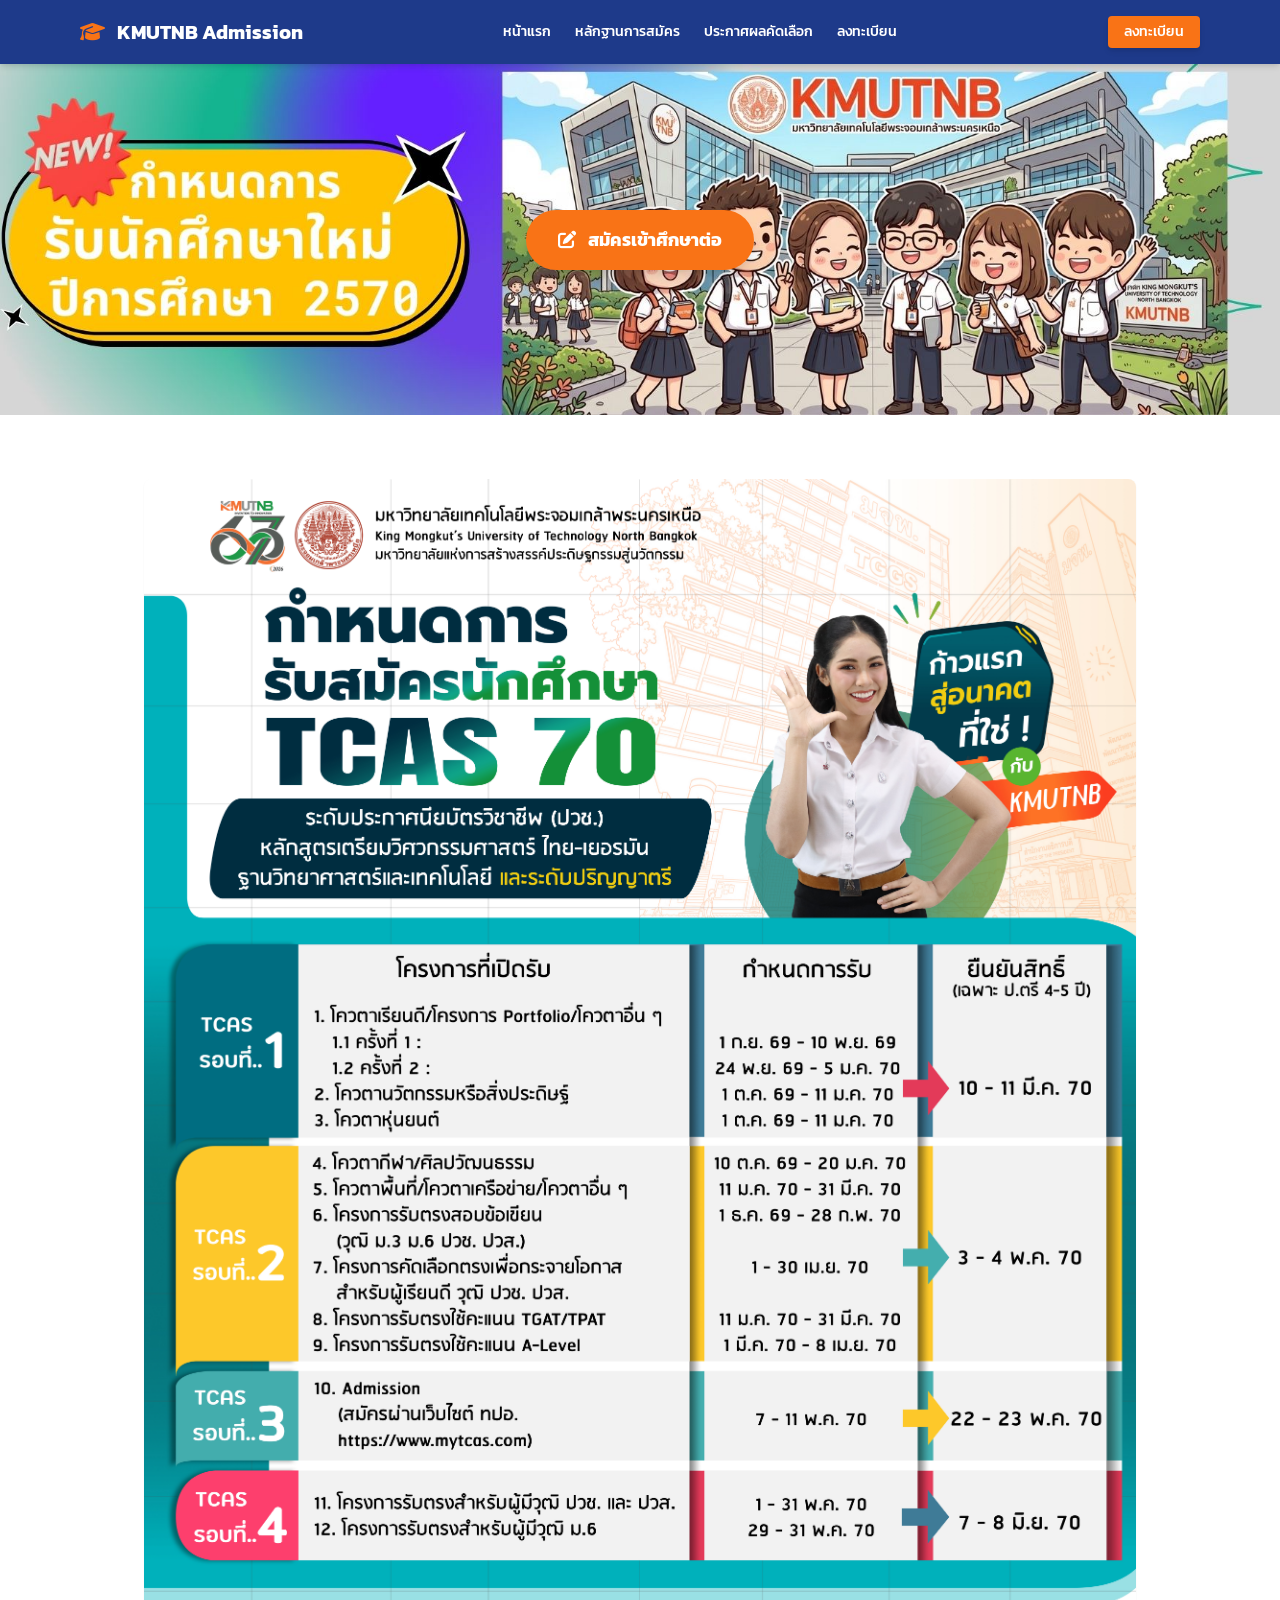
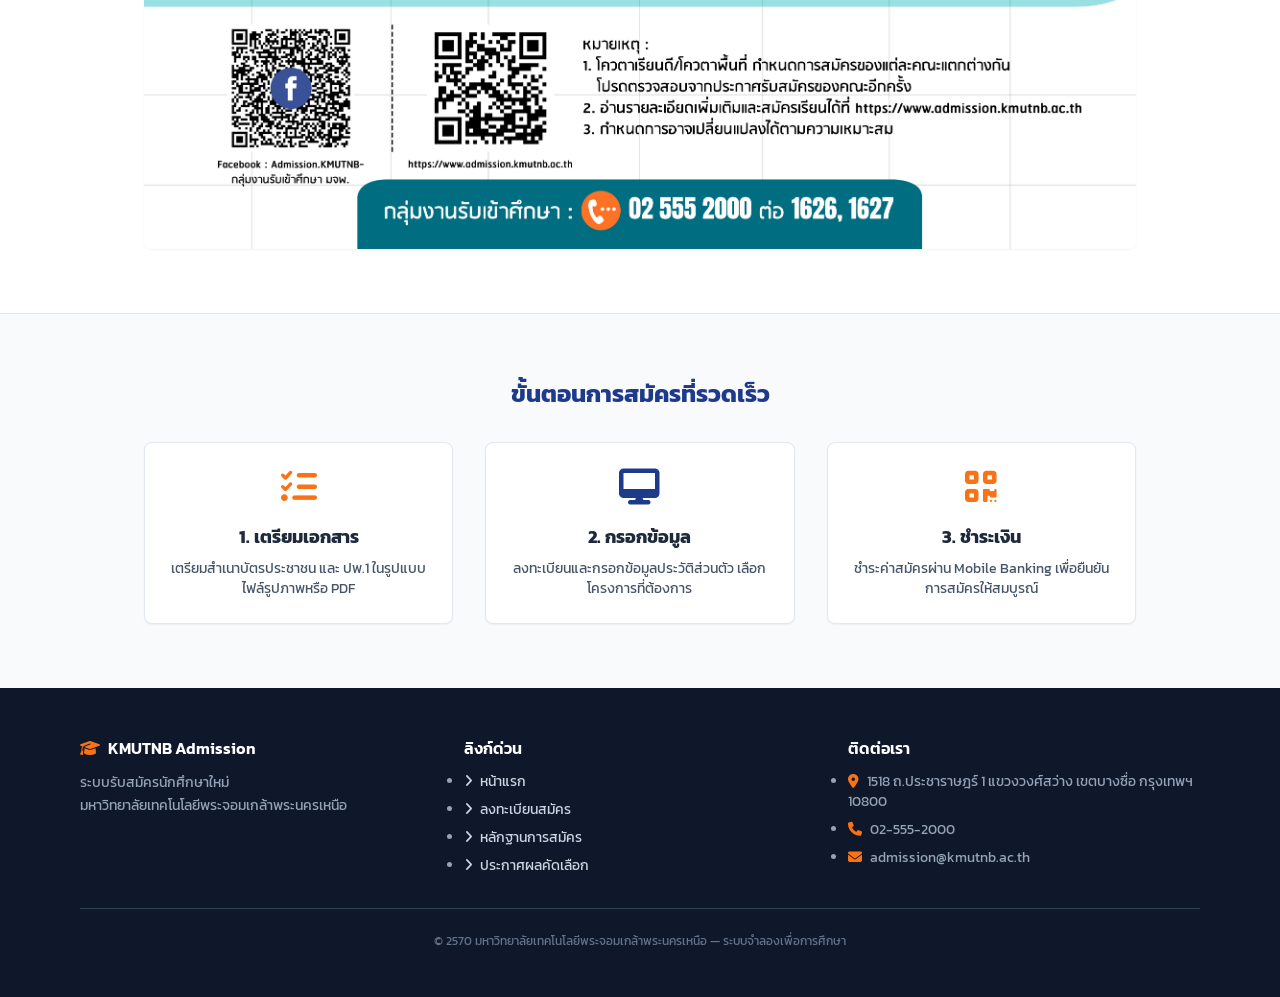
<file: index.html>
<!DOCTYPE html>
<html lang="th">

<head>
    <meta charset="UTF-8">
    <meta name="viewport" content="width=device-width, initial-scale=1.0">
    <title>ระบบรับสมัครนักศึกษาใหม่ - มจพ.</title>
    <link rel="stylesheet" href="https://cdnjs.cloudflare.com/ajax/libs/font-awesome/6.4.0/css/all.min.css">
    <link rel="stylesheet" href="style.css">
</head>

<body class="text-gray-800 bg-white">
    <nav class="bg-brand-blue text-white shadow-md sticky top-0 z-50 no-print">
        <div class="max-w-6xl mx-auto px-4 h-16 flex justify-between items-center">
            <div class="font-bold text-xl">
                <a href="index.html"><i class="fa-solid fa-graduation-cap text-brand-orange mr-2"></i> KMUTNB Admission</a>
            </div>
            <div class="hidden md:flex space-x-6 text-sm font-medium text-white">
    <a href="index.html" class="hover:text-brand-orange transition">หน้าแรก</a>
    <a href="status.html" class="hover:text-brand-orange transition">หลักฐานการสมัคร</a>
    <a href="result.html" class="hover:text-brand-orange transition">ประกาศผลคัดเลือก</a>
    <a href="registration.html" class="hover:text-brand-orange transition">ลงทะเบียน</a>
</div>
            <div class="flex items-center space-x-3">
                <div id="auth-guest" class="flex items-center space-x-3">
                    <a href="login.html" class="hidden sm:inline-block border border-white text-white hover:bg-white hover:text-brand-blue px-4 py-1.5 rounded font-medium text-sm transition">เข้าสู่ระบบ</a>
                    <a href="registration.html" class="bg-brand-orange hover:bg-brand-orange text-white px-4 py-1.5 rounded shadow font-medium text-sm transition">ลงทะเบียน</a>
                </div>
                <div id="auth-user" class="hidden items-center space-x-3">
                    <span class="hidden sm:inline-block text-sm">สวัสดี, <span data-field="firstName" class="font-bold"></span></span>
                    <button id="logout-btn" type="button" class="border border-white text-white hover:bg-white hover:text-brand-blue px-3 py-1.5 rounded font-medium text-sm transition"><i class="fa-solid fa-right-from-bracket mr-1"></i>ออกจากระบบ</button>
                </div>
                <button id="menu-toggle" class="md:hidden text-white text-2xl focus:outline-none ml-2"><i class="fa-solid fa-bars"></i></button>
            </div>
        </div>
        <div id="mobile-menu" class="hidden md:hidden bg-brand-blue pb-2">
            <a href="index.html" class="text-white hover:text-brand-orange transition">หน้าแรก</a>
            <a href="status.html" class="text-white hover:text-brand-orange transition">หลักฐานการสมัคร</a>
            <a href="result.html" class="text-white hover:text-brand-orange transition">ประกาศผลคัดเลือก</a>
            <a href="login.html" class="text-white hover:text-brand-orange transition">เข้าสู่ระบบ</a>
            <a href="registration.html" class="text-white hover:text-brand-orange transition">ลงทะเบียน</a>
        </div>
    </nav>

    <main>
<!-- Hero Section -->
<section class="relative w-full">
    <img src="header.jpg" alt="กำหนดการรับนักศึกษาใหม่ ปีการศึกษา 2570 - KMUTNB" class="w-full h-auto block">
    
    <!-- เพิ่ม flex justify-center py-6 -->
    <div class="hero-overlay flex justify-center py-6">
        <a href="terms.html" class="inline-block bg-brand-orange hover:bg-brand-orange text-white text-lg px-8 py-4 rounded-full font-bold shadow-lg transform transition hover:-translate-y-1">
            <i class="fa-solid fa-pen-to-square mr-2"></i> สมัครเข้าศึกษาต่อ
        </a>
    </div>
</section>

        <!-- Section: กำหนดการรับสมัคร -->
        <section class="max-w-5xl mx-auto px-4 py-16">
            <img src="Timeline2570.jpg" alt="กำหนดการรับสมัครคัดเลือก ปีการศึกษา 2570 - KMUTNB" class="w-full h-auto rounded-lg shadow-sm">
        </section>

        <!-- Section: ขั้นตอนการสมัคร -->
        <section class="bg-gray-50 border-t border-gray-200">
            <div class="max-w-5xl mx-auto px-4 py-16 text-center">
                <h2 class="text-2xl font-bold text-brand-blue mb-8">ขั้นตอนการสมัครที่รวดเร็ว</h2>
                <div class="grid grid-cols-1 md:grid-cols-3 gap-8">
                    <div class="hover-card bg-white p-6 border border-gray-200 rounded-lg shadow-sm">
                        <i class="fa-solid fa-list-check text-4xl text-brand-orange mb-4"></i>
                        <h3 class="font-bold text-lg mb-2">1. เตรียมเอกสาร</h3>
                        <p class="text-sm text-gray-600">เตรียมสำเนาบัตรประชาชน และ ปพ.1 ในรูปแบบไฟล์รูปภาพหรือ PDF</p>
                    </div>
                    <div class="hover-card bg-white p-6 border border-gray-200 rounded-lg shadow-sm">
                        <i class="fa-solid fa-desktop text-4xl text-brand-blue mb-4"></i>
                        <h3 class="font-bold text-lg mb-2">2. กรอกข้อมูล</h3>
                        <p class="text-sm text-gray-600">ลงทะเบียนและกรอกข้อมูลประวัติส่วนตัว เลือกโครงการที่ต้องการ</p>
                    </div>
                    <div class="hover-card bg-white p-6 border border-gray-200 rounded-lg shadow-sm">
                        <i class="fa-solid fa-qrcode text-4xl text-brand-orange mb-4"></i>
                        <h3 class="font-bold text-lg mb-2">3. ชำระเงิน</h3>
                        <p class="text-sm text-gray-600">ชำระค่าสมัครผ่าน Mobile Banking เพื่อยืนยันการสมัครให้สมบูรณ์</p>
                    </div>
                </div>
            </div>
        </section>
    </main>

    <footer class="site-footer no-print mt-8">
        <div class="max-w-6xl mx-auto px-4 py-12">
            <div class="grid grid-cols-1 md:grid-cols-3 gap-8">
                <div>
                    <h4 class="footer-heading"><i class="fa-solid fa-graduation-cap text-brand-orange mr-2"></i>KMUTNB Admission</h4>
                    <p class="text-sm leading-relaxed">ระบบรับสมัครนักศึกษาใหม่<br>มหาวิทยาลัยเทคโนโลยีพระจอมเกล้าพระนครเหนือ</p>
                </div>
                <div>
                    <h4 class="footer-heading">ลิงก์ด่วน</h4>
                    <ul class="space-y-2 text-sm">
                        <li><a href="index.html"><i class="fa-solid fa-angle-right mr-1"></i> หน้าแรก</a></li>
                        <li><a href="terms.html"><i class="fa-solid fa-angle-right mr-1"></i> ลงทะเบียนสมัคร</a></li>
                        <li><a href="status.html"><i class="fa-solid fa-angle-right mr-1"></i> หลักฐานการสมัคร</a></li>
                        <li><a href="result.html"><i class="fa-solid fa-angle-right mr-1"></i> ประกาศผลคัดเลือก</a></li>
                    </ul>
                </div>
                <div>
                    <h4 class="footer-heading">ติดต่อเรา</h4>
                    <ul class="space-y-2 text-sm">
                        <li><i class="fa-solid fa-location-dot mr-2 text-brand-orange"></i>1518 ถ.ประชาราษฎร์ 1 แขวงวงศ์สว่าง เขตบางซื่อ กรุงเทพฯ 10800</li>
                        <li><i class="fa-solid fa-phone mr-2 text-brand-orange"></i>02-555-2000</li>
                        <li><i class="fa-solid fa-envelope mr-2 text-brand-orange"></i>admission@kmutnb.ac.th</li>
                    </ul>
                </div>
            </div>
            <div class="border-t border-gray-700 mt-8 pt-6 text-center text-xs text-gray-500">
                © 2570 มหาวิทยาลัยเทคโนโลยีพระจอมเกล้าพระนครเหนือ — ระบบจำลองเพื่อการศึกษา
            </div>
        </div>
    </footer>

    <script src="script.js"></script>
</body>

</html>
</file>
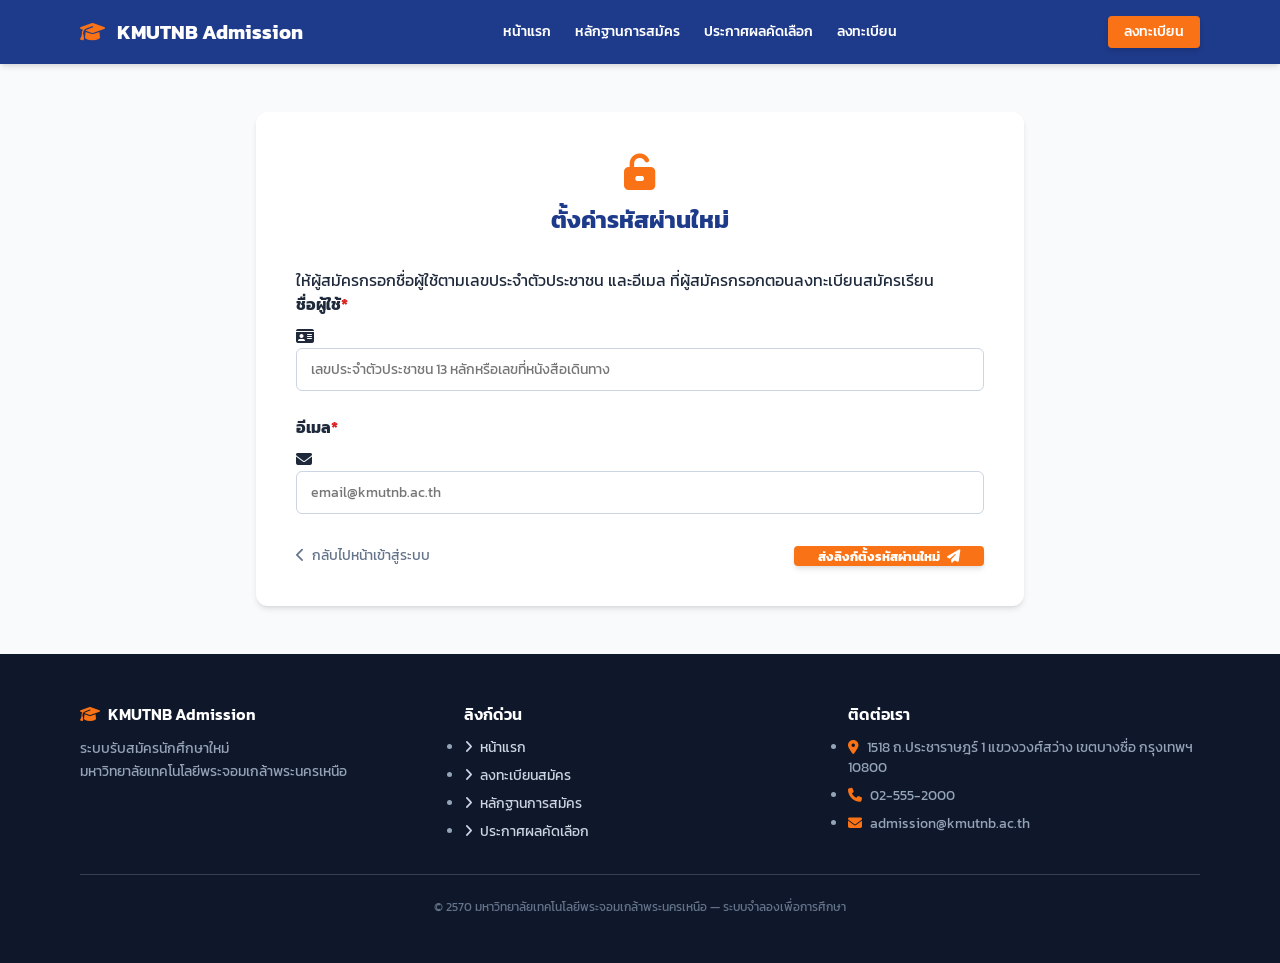
<file: forgot_password.html>
<!DOCTYPE html>
<html lang="th">

<head>
    <meta charset="UTF-8">
    <meta name="viewport" content="width=device-width, initial-scale=1.0">
    <title>ลืมรหัสผ่าน - มจพ.</title>
    <link rel="stylesheet" href="https://cdnjs.cloudflare.com/ajax/libs/font-awesome/6.4.0/css/all.min.css">
    <link rel="stylesheet" href="style.css">
</head>

<body class="text-gray-800 bg-gray-50 flex flex-col min-h-screen">
    <nav class="bg-brand-blue text-white shadow-md sticky top-0 z-50 no-print">
        <div class="max-w-6xl mx-auto px-4 h-16 flex justify-between items-center">
            <div class="font-bold text-xl">
                <a href="index.html"><i class="fa-solid fa-graduation-cap text-brand-orange mr-2"></i> KMUTNB Admission</a>
            </div>
            <div class="hidden md:flex space-x-6 text-sm font-medium">
                <a href="index.html" class="hover:text-brand-orange transition">หน้าแรก</a>
                <a href="status.html" class="hover:text-brand-orange transition">หลักฐานการสมัคร</a>
                <a href="result.html" class="hover:text-brand-orange transition">ประกาศผลคัดเลือก</a>
                <a href="registration.html" class="hover:text-brand-orange transition">ลงทะเบียน</a>
            </div>
            <div class="flex items-center space-x-3">
                <div id="auth-guest" class="flex items-center space-x-3">
                    <a href="login.html" class="hidden sm:inline-block border border-white text-white hover:bg-white hover:text-brand-blue px-4 py-1.5 rounded font-medium text-sm transition">เข้าสู่ระบบ</a>
                    <a href="registration.html" class="bg-brand-orange hover:bg-brand-orange text-white px-4 py-1.5 rounded shadow font-medium text-sm transition">ลงทะเบียน</a>
                </div>
                <div id="auth-user" class="hidden items-center space-x-3">
                    <span class="hidden sm:inline-block text-sm">สวัสดี, <span data-field="firstName" class="font-bold"></span></span>
                    <button id="logout-btn" type="button" class="border border-white text-white hover:bg-white hover:text-brand-blue px-3 py-1.5 rounded font-medium text-sm transition"><i class="fa-solid fa-right-from-bracket mr-1"></i>ออกจากระบบ</button>
                </div>
                <button id="menu-toggle" class="md:hidden text-white text-2xl focus:outline-none ml-2"><i class="fa-solid fa-bars"></i></button>
            </div>
        </div>
        <div id="mobile-menu" class="hidden md:hidden bg-brand-blue pb-2">
            <a href="index.html" class="text-white hover:text-brand-orange transition">หน้าแรก</a>
            <a href="status.html" class="text-white hover:text-brand-orange transition">หลักฐานการสมัคร</a>
            <a href="result.html" class="text-white hover:text-brand-orange transition">ประกาศผลคัดเลือก</a>
            <a href="login.html" class="text-white hover:text-brand-orange transition">เข้าสู่ระบบ</a>
            <a href="registration.html" class="text-white hover:text-brand-orange transition">ลงทะเบียน</a>
        </div>
    </nav>

    <main class="flex-grow flex items-center justify-center px-4 py-12">
        <div class="fade-in bg-white p-8 md:p-10 rounded-xl shadow-md max-w-3xl w-full border-t-8 border-brand-orange">

            <div class="text-center mb-8">
                <i class="fa-solid fa-unlock-keyhole text-4xl text-brand-orange mb-3"></i>
                <h2 class="text-2xl font-bold text-brand-blue">ตั้งค่ารหัสผ่านใหม่</h2>
            </div>

            <!-- กล่องข้อความแจ้งเตือน -->
            <div class="alert-warning">
                ให้ผู้สมัครกรอกชื่อผู้ใช้ตามเลขประจำตัวประชาชน และอีเมล ที่ผู้สมัครกรอกตอนลงทะเบียนสมัครเรียน
            </div>

            <!-- ฟอร์มลืมรหัสผ่าน -->
            <form id="forgot-form" class="md:px-12">

                <!-- ชื่อผู้ใช้ -->
                <div class="md:grid md:grid-cols-12 gap-4 items-center mb-6">
                    <div class="md:col-span-3 text-left md:text-right font-bold text-gray-800 mb-2 md:mb-0">
                        ชื่อผู้ใช้<span class="text-red-600">*</span>
                    </div>
                    <div class="md:col-span-9">
                        <div class="input-icon-group">
                            <i class="fa-solid fa-id-card input-icon-left"></i>
                            <input type="text" id="forgot-id" required placeholder="เลขประจำตัวประชาชน 13 หลักหรือเลขที่หนังสือเดินทาง">
                        </div>
                    </div>
                </div>

                <!-- อีเมล -->
                <div class="md:grid md:grid-cols-12 gap-4 items-center mb-8">
                    <div class="md:col-span-3 text-left md:text-right font-bold text-gray-800 mb-2 md:mb-0">
                        อีเมล<span class="text-red-600">*</span>
                    </div>
                    <div class="md:col-span-9">
                        <div class="input-icon-group">
                            <i class="fa-solid fa-envelope input-icon-left"></i>
                            <input type="email" id="forgot-email" required placeholder="email@kmutnb.ac.th">
                        </div>
                    </div>
                </div>

                <div id="forgot-result" class="hidden mb-6 bg-green-50 border border-green-200 text-green-700 text-sm p-3 rounded"></div>

                <!-- ปุ่ม Send -->
                <div class="md:grid md:grid-cols-12 gap-4 items-center">
                    <div class="md:col-span-3"></div>
                    <div class="md:col-span-9 flex items-center justify-between">
                        <a href="login.html" class="text-gray-500 hover:text-brand-blue transition text-sm">
                            <i class="fa-solid fa-chevron-left mr-1"></i> กลับไปหน้าเข้าสู่ระบบ
                        </a>
                        <button type="submit" class="bg-brand-orange hover:bg-brand-orange text-white font-bold py-2.5 px-6 rounded shadow transition">
                            ส่งลิงก์ตั้งรหัสผ่านใหม่ <i class="fa-solid fa-paper-plane ml-1"></i>
                        </button>
                    </div>
                </div>

            </form>
        </div>
    </main>

    <footer class="site-footer no-print mt-8">
        <div class="max-w-6xl mx-auto px-4 py-12">
            <div class="grid grid-cols-1 md:grid-cols-3 gap-8">
                <div>
                    <h4 class="footer-heading"><i class="fa-solid fa-graduation-cap text-brand-orange mr-2"></i>KMUTNB Admission</h4>
                    <p class="text-sm leading-relaxed">ระบบรับสมัครนักศึกษาใหม่<br>มหาวิทยาลัยเทคโนโลยีพระจอมเกล้าพระนครเหนือ</p>
                </div>
                <div>
                    <h4 class="footer-heading">ลิงก์ด่วน</h4>
                    <ul class="space-y-2 text-sm">
                        <li><a href="index.html"><i class="fa-solid fa-angle-right mr-1"></i> หน้าแรก</a></li>
                        <li><a href="terms.html"><i class="fa-solid fa-angle-right mr-1"></i> ลงทะเบียนสมัคร</a></li>
                        <li><a href="status.html"><i class="fa-solid fa-angle-right mr-1"></i> หลักฐานการสมัคร</a></li>
                        <li><a href="result.html"><i class="fa-solid fa-angle-right mr-1"></i> ประกาศผลคัดเลือก</a></li>
                    </ul>
                </div>
                <div>
                    <h4 class="footer-heading">ติดต่อเรา</h4>
                    <ul class="space-y-2 text-sm">
                        <li><i class="fa-solid fa-location-dot mr-2 text-brand-orange"></i>1518 ถ.ประชาราษฎร์ 1 แขวงวงศ์สว่าง เขตบางซื่อ กรุงเทพฯ 10800</li>
                        <li><i class="fa-solid fa-phone mr-2 text-brand-orange"></i>02-555-2000</li>
                        <li><i class="fa-solid fa-envelope mr-2 text-brand-orange"></i>admission@kmutnb.ac.th</li>
                    </ul>
                </div>
            </div>
            <div class="border-t border-gray-700 mt-8 pt-6 text-center text-xs text-gray-500">
                © 2570 มหาวิทยาลัยเทคโนโลยีพระจอมเกล้าพระนครเหนือ — ระบบจำลองเพื่อการศึกษา
            </div>
        </div>
    </footer>

    <script src="script.js"></script>
</body>

</html>
</file>
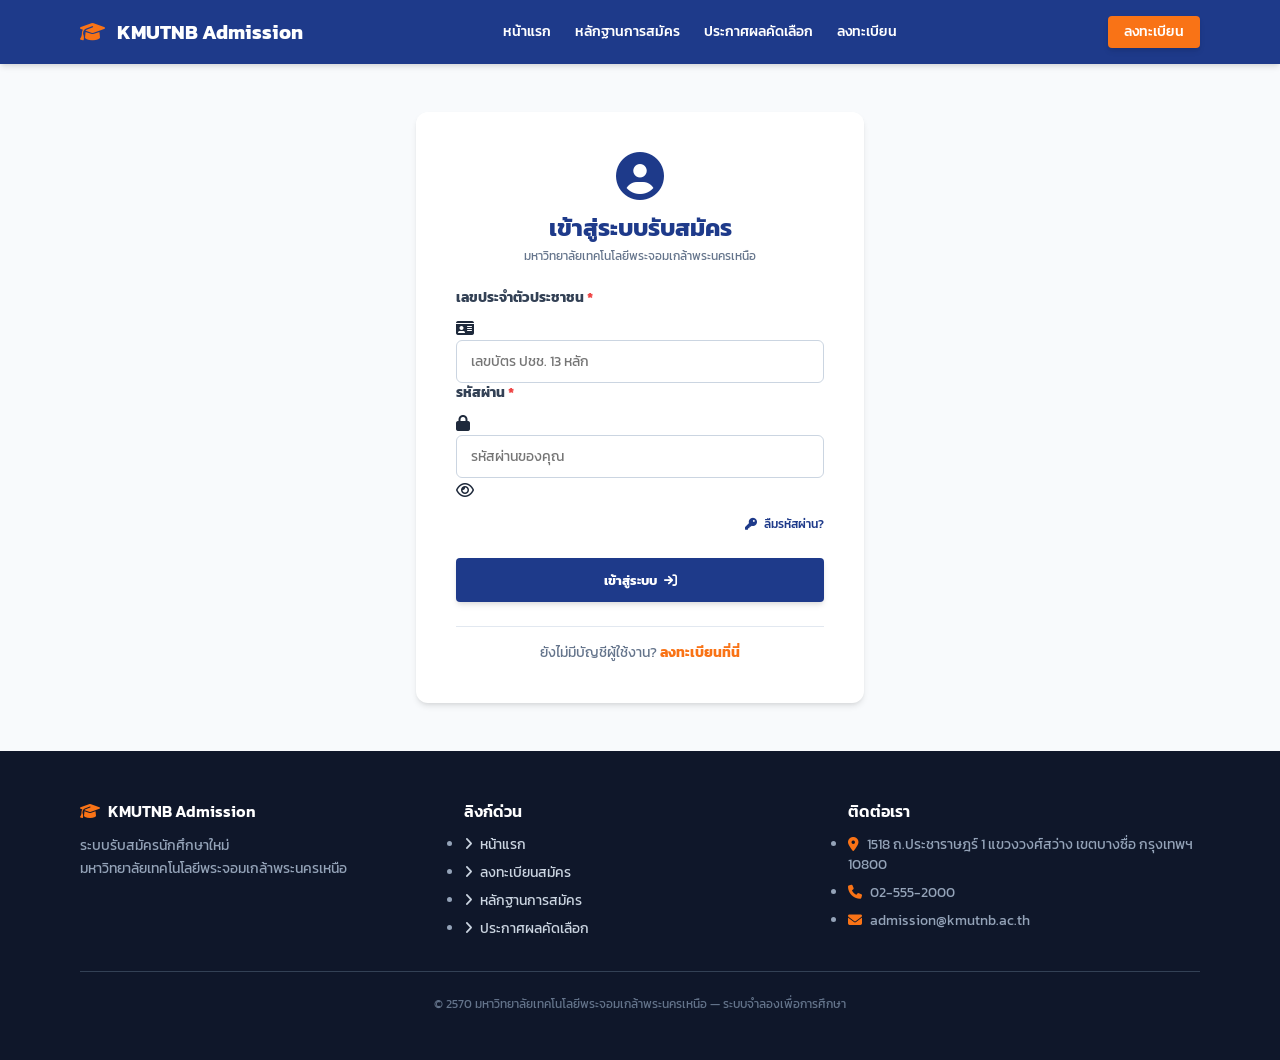
<file: login.html>
<!DOCTYPE html>
<html lang="th">

<head>
    <meta charset="UTF-8">
    <meta name="viewport" content="width=device-width, initial-scale=1.0">
    <title>เข้าสู่ระบบ - มจพ.</title>
    <link rel="stylesheet" href="https://cdnjs.cloudflare.com/ajax/libs/font-awesome/6.4.0/css/all.min.css">
    <link rel="stylesheet" href="style.css">
</head>

<body class="text-gray-800 bg-gray-50 flex flex-col min-h-screen">
    <nav class="bg-brand-blue text-white shadow-md sticky top-0 z-50 no-print">
        <div class="max-w-6xl mx-auto px-4 h-16 flex justify-between items-center">
            <div class="font-bold text-xl">
                <a href="index.html"><i class="fa-solid fa-graduation-cap text-brand-orange mr-2"></i> KMUTNB Admission</a>
            </div>
            <div class="hidden md:flex space-x-6 text-sm font-medium">
                <a href="index.html" class="hover:text-brand-orange transition">หน้าแรก</a>
                <a href="status.html" class="hover:text-brand-orange transition">หลักฐานการสมัคร</a>
                <a href="result.html" class="hover:text-brand-orange transition">ประกาศผลคัดเลือก</a>
                <a href="registration.html" class="hover:text-brand-orange transition">ลงทะเบียน</a>
            </div>
            <div class="flex items-center space-x-3">
                <div id="auth-guest" class="flex items-center space-x-3">
                    <a href="login.html" class="hidden sm:inline-block border border-white text-white hover:bg-white hover:text-brand-blue px-4 py-1.5 rounded font-medium text-sm transition">เข้าสู่ระบบ</a>
                    <a href="registration.html" class="bg-brand-orange hover:bg-brand-orange text-white px-4 py-1.5 rounded shadow font-medium text-sm transition">ลงทะเบียน</a>
                </div>
                <div id="auth-user" class="hidden items-center space-x-3">
                    <span class="hidden sm:inline-block text-sm">สวัสดี, <span data-field="firstName" class="font-bold"></span></span>
                    <button id="logout-btn" type="button" class="border border-white text-white hover:bg-white hover:text-brand-blue px-3 py-1.5 rounded font-medium text-sm transition"><i class="fa-solid fa-right-from-bracket mr-1"></i>ออกจากระบบ</button>
                </div>
                <button id="menu-toggle" class="md:hidden text-white text-2xl focus:outline-none ml-2"><i class="fa-solid fa-bars"></i></button>
            </div>
        </div>
        <div id="mobile-menu" class="hidden md:hidden bg-brand-blue pb-2">
            <a href="index.html" class="text-white hover:text-brand-orange transition">หน้าแรก</a>
            <a href="status.html" class="text-white hover:text-brand-orange transition">หลักฐานการสมัคร</a>
            <a href="result.html" class="text-white hover:text-brand-orange transition">ประกาศผลคัดเลือก</a>
            <a href="login.html" class="text-white hover:text-brand-orange transition">เข้าสู่ระบบ</a>
            <a href="registration.html" class="text-white hover:text-brand-orange transition">ลงทะเบียน</a>
        </div>
    </nav>

    <main class="flex-grow flex items-center justify-center px-4 py-12">
        <div class="fade-in bg-white p-8 md:p-10 rounded-xl shadow-md max-w-md w-full border-t-8 border-brand-blue">
            <div class="text-center mb-6">
                <i class="fa-solid fa-circle-user text-5xl text-brand-blue mb-3 inline-block"></i>
                <h2 class="text-2xl font-bold text-brand-blue">เข้าสู่ระบบรับสมัคร</h2>
                <p class="text-xs text-gray-500 mt-1">มหาวิทยาลัยเทคโนโลยีพระจอมเกล้าพระนครเหนือ</p>
            </div>

            <form id="login-form">
                <div class="mb-5">
                    <label class="block text-gray-700 text-sm font-bold mb-2">เลขประจำตัวประชาชน <span class="text-red-500">*</span></label>
                    <div class="input-icon-group">
                        <i class="fa-solid fa-id-card input-icon-left"></i>
                        <input type="text" id="login-id" maxlength="13" required
                            placeholder="เลขบัตร ปชช. 13 หลัก">
                    </div>
                </div>

                <div class="mb-6">
                    <label class="block text-gray-700 text-sm font-bold mb-2">รหัสผ่าน <span class="text-red-500">*</span></label>
                    <div class="input-icon-group has-toggle">
                        <i class="fa-solid fa-lock input-icon-left"></i>
                        <input type="password" id="login-password" required
                            placeholder="รหัสผ่านของคุณ">
                        <i class="fa-regular fa-eye toggle-password" title="แสดง/ซ่อนรหัสผ่าน"></i>
                    </div>
                    <div class="text-right mt-2">
                        <a href="forgot_password.html"
                            class="text-xs text-brand-blue hover:text-brand-orange transition font-medium">
                            <i class="fa-solid fa-key mr-1"></i> ลืมรหัสผ่าน?
                        </a>
                    </div>
                </div>

                <button type="submit"
                    class="w-full bg-brand-blue hover:bg-blue-800 text-white font-bold py-3 px-4 rounded shadow-md transition">
                    เข้าสู่ระบบ <i class="fa-solid fa-arrow-right-to-bracket ml-1"></i>
                </button>
            </form>

            <div class="text-center mt-6 pt-4 border-t border-gray-200 text-sm text-gray-500">
                ยังไม่มีบัญชีผู้ใช้งาน? <a href="registration.html"
                    class="text-brand-orange hover:underline font-bold">ลงทะเบียนที่นี่</a>
            </div>
        </div>
    </main>

    <footer class="site-footer no-print mt-8">
        <div class="max-w-6xl mx-auto px-4 py-12">
            <div class="grid grid-cols-1 md:grid-cols-3 gap-8">
                <div>
                    <h4 class="footer-heading"><i class="fa-solid fa-graduation-cap text-brand-orange mr-2"></i>KMUTNB Admission</h4>
                    <p class="text-sm leading-relaxed">ระบบรับสมัครนักศึกษาใหม่<br>มหาวิทยาลัยเทคโนโลยีพระจอมเกล้าพระนครเหนือ</p>
                </div>
                <div>
                    <h4 class="footer-heading">ลิงก์ด่วน</h4>
                    <ul class="space-y-2 text-sm">
                        <li><a href="index.html"><i class="fa-solid fa-angle-right mr-1"></i> หน้าแรก</a></li>
                        <li><a href="terms.html"><i class="fa-solid fa-angle-right mr-1"></i> ลงทะเบียนสมัคร</a></li>
                        <li><a href="status.html"><i class="fa-solid fa-angle-right mr-1"></i> หลักฐานการสมัคร</a></li>
                        <li><a href="result.html"><i class="fa-solid fa-angle-right mr-1"></i> ประกาศผลคัดเลือก</a></li>
                    </ul>
                </div>
                <div>
                    <h4 class="footer-heading">ติดต่อเรา</h4>
                    <ul class="space-y-2 text-sm">
                        <li><i class="fa-solid fa-location-dot mr-2 text-brand-orange"></i>1518 ถ.ประชาราษฎร์ 1 แขวงวงศ์สว่าง เขตบางซื่อ กรุงเทพฯ 10800</li>
                        <li><i class="fa-solid fa-phone mr-2 text-brand-orange"></i>02-555-2000</li>
                        <li><i class="fa-solid fa-envelope mr-2 text-brand-orange"></i>admission@kmutnb.ac.th</li>
                    </ul>
                </div>
            </div>
            <div class="border-t border-gray-700 mt-8 pt-6 text-center text-xs text-gray-500">
                © 2570 มหาวิทยาลัยเทคโนโลยีพระจอมเกล้าพระนครเหนือ — ระบบจำลองเพื่อการศึกษา
            </div>
        </div>
    </footer>

    <script src="script.js"></script>
</body>

</html>
</file>
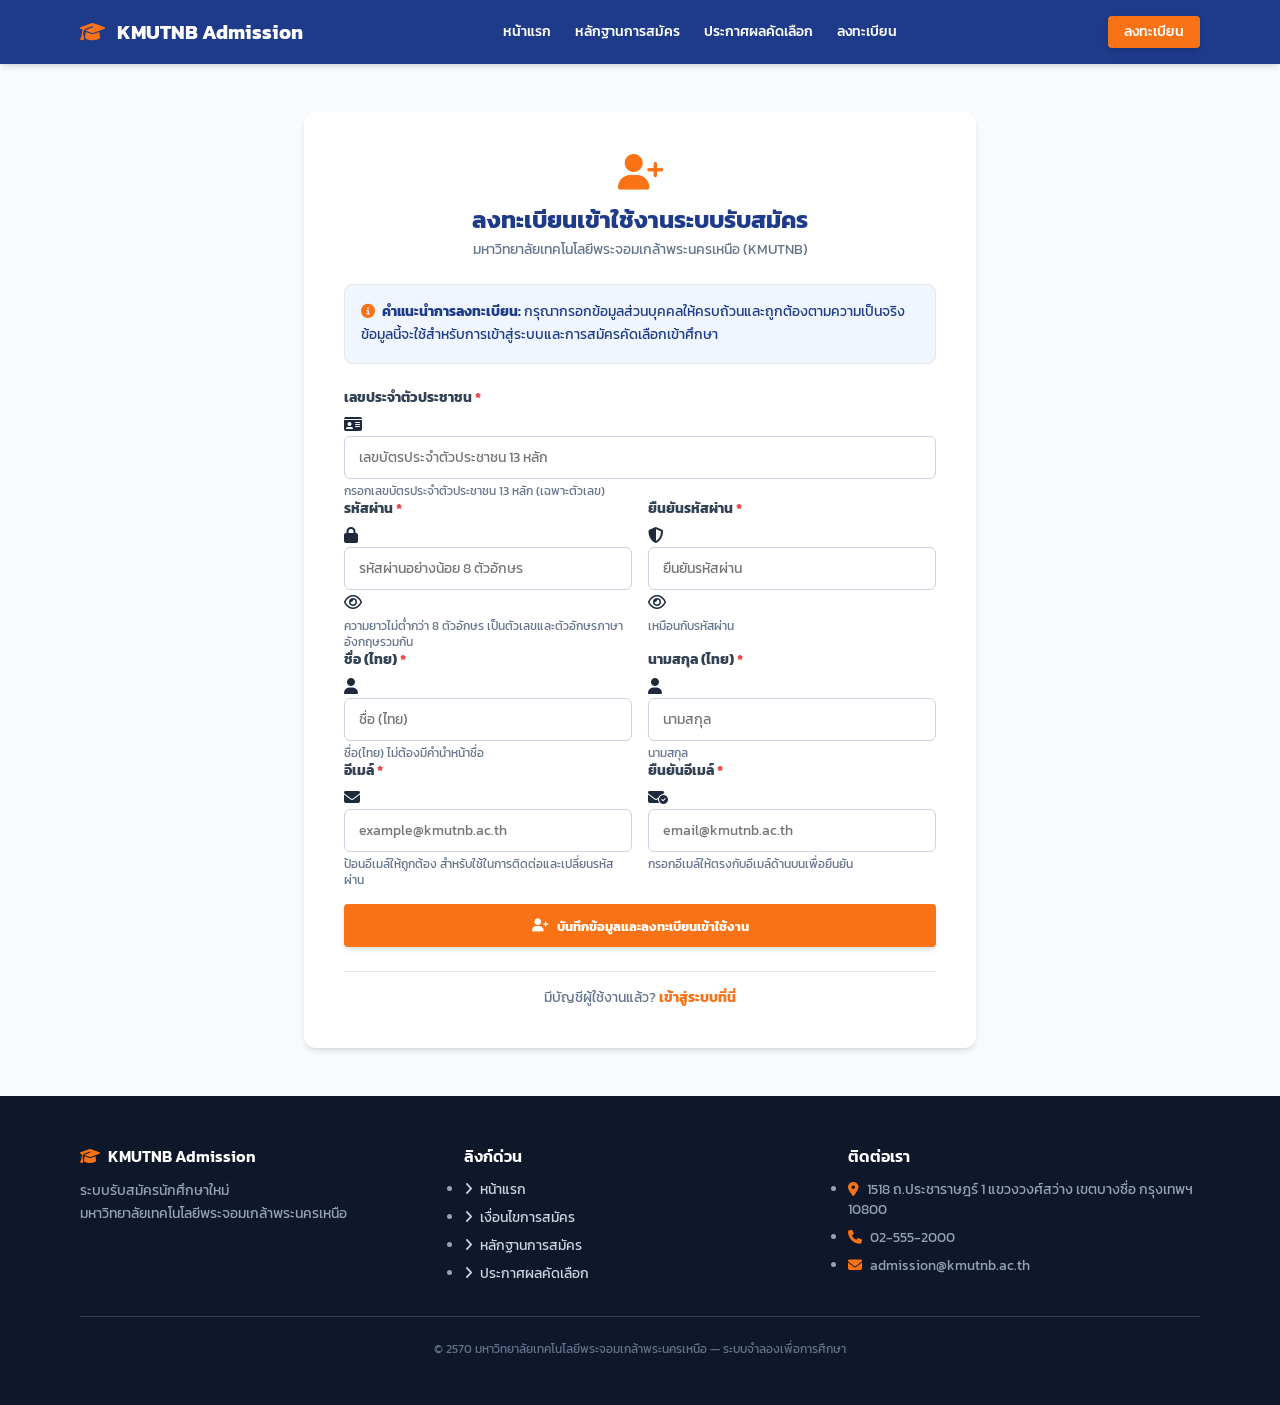
<file: registration.html>
<!DOCTYPE html>
<html lang="th">

<head>
    <meta charset="UTF-8">
    <meta name="viewport" content="width=device-width, initial-scale=1.0">
    <title>ลงทะเบียนเข้าใช้งานระบบรับสมัคร (Apply / Registration) - มจพ.</title>
    <link rel="stylesheet" href="https://cdnjs.cloudflare.com/ajax/libs/font-awesome/6.4.0/css/all.min.css">
    <link rel="stylesheet" href="style.css">
</head>

<body class="text-gray-800 bg-gray-50 flex flex-col min-h-screen">
    <nav class="bg-brand-blue text-white shadow-md sticky top-0 z-50 no-print">
        <div class="max-w-6xl mx-auto px-4 h-16 flex justify-between items-center">
            <div class="font-bold text-xl">
                <a href="index.html"><i class="fa-solid fa-graduation-cap text-brand-orange mr-2"></i> KMUTNB Admission</a>
            </div>
            <div class="hidden md:flex space-x-6 text-sm font-medium">
                <a href="index.html" class="hover:text-brand-orange transition">หน้าแรก</a>
                <a href="status.html" class="hover:text-brand-orange transition">หลักฐานการสมัคร</a>
                <a href="result.html" class="hover:text-brand-orange transition">ประกาศผลคัดเลือก</a>
                <a href="registration.html" class="hover:text-brand-orange transition nav-active">ลงทะเบียน</a>
            </div>
            <div class="flex items-center space-x-3">
                <div id="auth-guest" class="flex items-center space-x-3">
                    <a href="login.html" class="hidden sm:inline-block border border-white text-white hover:bg-white hover:text-brand-blue px-4 py-1.5 rounded font-medium text-sm transition">เข้าสู่ระบบ</a>
                    <a href="registration.html" class="bg-brand-orange hover:bg-brand-orange text-white px-4 py-1.5 rounded shadow font-medium text-sm transition">ลงทะเบียน</a>
                </div>
                <div id="auth-user" class="hidden items-center space-x-3">
                    <span class="hidden sm:inline-block text-sm">สวัสดี, <span data-field="firstName" class="font-bold"></span></span>
                    <button id="logout-btn" type="button" class="border border-white text-white hover:bg-white hover:text-brand-blue px-3 py-1.5 rounded font-medium text-sm transition"><i class="fa-solid fa-right-from-bracket mr-1"></i>ออกจากระบบ</button>
                </div>
                <button id="menu-toggle" class="md:hidden text-white text-2xl focus:outline-none ml-2"><i class="fa-solid fa-bars"></i></button>
            </div>
        </div>
        <div id="mobile-menu" class="hidden md:hidden bg-brand-blue pb-2">
            <a href="index.html" class="text-white hover:text-brand-orange transition">หน้าแรก</a>
            <a href="status.html" class="text-white hover:text-brand-orange transition">หลักฐานการสมัคร</a>
            <a href="result.html" class="text-white hover:text-brand-orange transition">ประกาศผลคัดเลือก</a>
            <a href="login.html" class="text-white hover:text-brand-orange transition">เข้าสู่ระบบ</a>
            <a href="registration.html" class="text-white hover:text-brand-orange transition">ลงทะเบียน</a>
        </div>
    </nav>

    <main class="flex-grow flex items-center justify-center px-4 py-12">
        <div class="fade-in bg-white p-8 md:p-10 rounded-xl shadow-md max-w-2xl w-full border-t-8 border-brand-orange">
            <div class="text-center mb-6">
                <i class="fa-solid fa-user-plus text-4xl text-brand-orange mb-3 inline-block"></i>
                <h2 class="text-2xl font-bold text-brand-blue">ลงทะเบียนเข้าใช้งานระบบรับสมัคร</h2>
                <p class="text-sm text-gray-500 mt-1">มหาวิทยาลัยเทคโนโลยีพระจอมเกล้าพระนครเหนือ (KMUTNB)</p>
            </div>

            <!-- ข้อความแนะนำ -->
            <div class="bg-blue-50 border border-blue-200 text-brand-blue p-4 rounded-lg mb-6 text-sm leading-relaxed">
                <i class="fa-solid fa-circle-info mr-1 text-brand-orange"></i>
                <strong>คำแนะนำการลงทะเบียน:</strong> กรุณากรอกข้อมูลส่วนบุคคลให้ครบถ้วนและถูกต้องตามความเป็นจริง ข้อมูลนี้จะใช้สำหรับการเข้าสู่ระบบและการสมัครคัดเลือกเข้าศึกษา
            </div>

            <div id="register-alert" class="hidden mb-6 p-4 rounded-lg text-sm"></div>

            <form id="registration-form" class="space-y-5">
                <!-- 1. เลขประจำตัวประชาชน -->
                <div>
                    <label class="block text-sm font-bold text-gray-700 mb-1">
                        เลขประจำตัวประชาชน <span class="text-red-500">*</span>
                    </label>
                    <div class="input-icon-group">
                        <i class="fa-solid fa-id-card input-icon-left"></i>
                        <input type="text" id="reg-id-card" maxlength="13" required
                            placeholder="เลขบัตรประจำตัวประชาชน 13 หลัก">
                    </div>
                    <p class="text-xs text-gray-500 mt-1">กรอกเลขบัตรประจำตัวประชาชน 13 หลัก (เฉพาะตัวเลข)</p>
                </div>

                <!-- 2. รหัสผ่าน และ ยืนยันรหัสผ่าน -->
                <div class="grid grid-cols-1 md:grid-cols-2 gap-4">
                    <div>
                        <label class="block text-sm font-bold text-gray-700 mb-1">
                            รหัสผ่าน <span class="text-red-500">*</span>
                        </label>
                        <div class="input-icon-group has-toggle">
                            <i class="fa-solid fa-lock input-icon-left"></i>
                            <input type="password" id="reg-password" minlength="8" required
                                placeholder="รหัสผ่านอย่างน้อย 8 ตัวอักษร">
                            <i class="fa-regular fa-eye toggle-password" title="แสดง/ซ่อนรหัสผ่าน"></i>
                        </div>
                        <p class="text-xs text-gray-500 mt-1">ความยาวไม่ต่ำกว่า 8 ตัวอักษร เป็นตัวเลขและตัวอักษรภาษาอังกฤษรวมกัน</p>
                    </div>

                    <div>
                        <label class="block text-sm font-bold text-gray-700 mb-1">
                            ยืนยันรหัสผ่าน <span class="text-red-500">*</span>
                        </label>
                        <div class="input-icon-group has-toggle">
                            <i class="fa-solid fa-shield-halved input-icon-left"></i>
                            <input type="password" id="reg-confirm-password" minlength="8" required
                                placeholder="ยืนยันรหัสผ่าน">
                            <i class="fa-regular fa-eye toggle-password" title="แสดง/ซ่อนรหัสผ่าน"></i>
                        </div>
                        <p class="text-xs text-gray-500 mt-1">เหมือนกับรหัสผ่าน</p>
                    </div>
                </div>

                <!-- 3. ชื่อ และ นามสกุล -->
                <div class="grid grid-cols-1 md:grid-cols-2 gap-4">
                    <div>
                        <label class="block text-sm font-bold text-gray-700 mb-1">
                            ชื่อ (ไทย) <span class="text-red-500">*</span>
                        </label>
                        <div class="input-icon-group">
                            <i class="fa-solid fa-user input-icon-left"></i>
                            <input type="text" id="reg-first-name" required
                                placeholder="ชื่อ (ไทย)">
                        </div>
                        <p class="text-xs text-gray-500 mt-1">ชื่อ(ไทย) ไม่ต้องมีคำนำหน้าชื่อ</p>
                    </div>

                    <div>
                        <label class="block text-sm font-bold text-gray-700 mb-1">
                            นามสกุล (ไทย) <span class="text-red-500">*</span>
                        </label>
                        <div class="input-icon-group">
                            <i class="fa-solid fa-user input-icon-left"></i>
                            <input type="text" id="reg-last-name" required
                                placeholder="นามสกุล">
                        </div>
                        <p class="text-xs text-gray-500 mt-1">นามสกุล</p>
                    </div>
                </div>

                <!-- 4. อีเมล์ และ ยืนยันอีเมล์ -->
                <div class="grid grid-cols-1 md:grid-cols-2 gap-4">
                    <div>
                        <label class="block text-sm font-bold text-gray-700 mb-1">
                            อีเมล์ <span class="text-red-500">*</span>
                        </label>
                        <div class="input-icon-group">
                            <i class="fa-solid fa-envelope input-icon-left"></i>
                            <input type="email" id="reg-email" required
                                placeholder="example@kmutnb.ac.th">
                        </div>
                        <p class="text-xs text-gray-500 mt-1">ป้อนอีเมล์ให้ถูกต้อง สำหรับใช้ในการติดต่อและเปลี่ยนรหัสผ่าน</p>
                    </div>

                    <div>
                        <label class="block text-sm font-bold text-gray-700 mb-1">
                            ยืนยันอีเมล์ <span class="text-red-500">*</span>
                        </label>
                        <div class="input-icon-group">
                            <i class="fa-solid fa-envelope-circle-check input-icon-left"></i>
                            <input type="email" id="reg-confirm-email" required
                                placeholder="email@kmutnb.ac.th">
                        </div>
                        <p class="text-xs text-gray-500 mt-1">กรอกอีเมล์ให้ตรงกับอีเมล์ด้านบนเพื่อยืนยัน</p>
                    </div>
                </div>

                <!-- ปุ่มลงทะเบียน -->
                <div class="pt-4">
                    <button type="submit" id="reg-submit-btn"
                        class="w-full bg-brand-orange hover:bg-brand-orange text-white font-bold py-3 px-4 rounded shadow-md transition flex items-center justify-center gap-2">
                        <i class="fa-solid fa-user-plus"></i> บันทึกข้อมูลและลงทะเบียนเข้าใช้งาน
                    </button>
                </div>
            </form>

            <div class="text-center mt-6 pt-4 border-t border-gray-200 text-sm text-gray-500">
                มีบัญชีผู้ใช้งานแล้ว? <a href="login.html" class="text-brand-orange hover:underline font-bold">เข้าสู่ระบบที่นี่</a>
            </div>
        </div>
    </main>

    <footer class="site-footer no-print mt-8">
        <div class="max-w-6xl mx-auto px-4 py-12">
            <div class="grid grid-cols-1 md:grid-cols-3 gap-8">
                <div>
                    <h4 class="footer-heading"><i class="fa-solid fa-graduation-cap text-brand-orange mr-2"></i>KMUTNB Admission</h4>
                    <p class="text-sm leading-relaxed">ระบบรับสมัครนักศึกษาใหม่<br>มหาวิทยาลัยเทคโนโลยีพระจอมเกล้าพระนครเหนือ</p>
                </div>
                <div>
                    <h4 class="footer-heading">ลิงก์ด่วน</h4>
                    <ul class="space-y-2 text-sm">
                        <li><a href="index.html"><i class="fa-solid fa-angle-right mr-1"></i> หน้าแรก</a></li>
                        <li><a href="terms.html"><i class="fa-solid fa-angle-right mr-1"></i> เงื่อนไขการสมัคร</a></li>
                        <li><a href="status.html"><i class="fa-solid fa-angle-right mr-1"></i> หลักฐานการสมัคร</a></li>
                        <li><a href="result.html"><i class="fa-solid fa-angle-right mr-1"></i> ประกาศผลคัดเลือก</a></li>
                    </ul>
                </div>
                <div>
                    <h4 class="footer-heading">ติดต่อเรา</h4>
                    <ul class="space-y-2 text-sm">
                        <li><i class="fa-solid fa-location-dot mr-2 text-brand-orange"></i>1518 ถ.ประชาราษฎร์ 1 แขวงวงศ์สว่าง เขตบางซื่อ กรุงเทพฯ 10800</li>
                        <li><i class="fa-solid fa-phone mr-2 text-brand-orange"></i>02-555-2000</li>
                        <li><i class="fa-solid fa-envelope mr-2 text-brand-orange"></i>admission@kmutnb.ac.th</li>
                    </ul>
                </div>
            </div>
            <div class="border-t border-gray-700 mt-8 pt-6 text-center text-xs text-gray-500">
                © 2570 มหาวิทยาลัยเทคโนโลยีพระจอมเกล้าพระนครเหนือ — ระบบจำลองเพื่อการศึกษา
            </div>
        </div>
    </footer>

    <script src="script.js"></script>
</body>

</html>
</file>
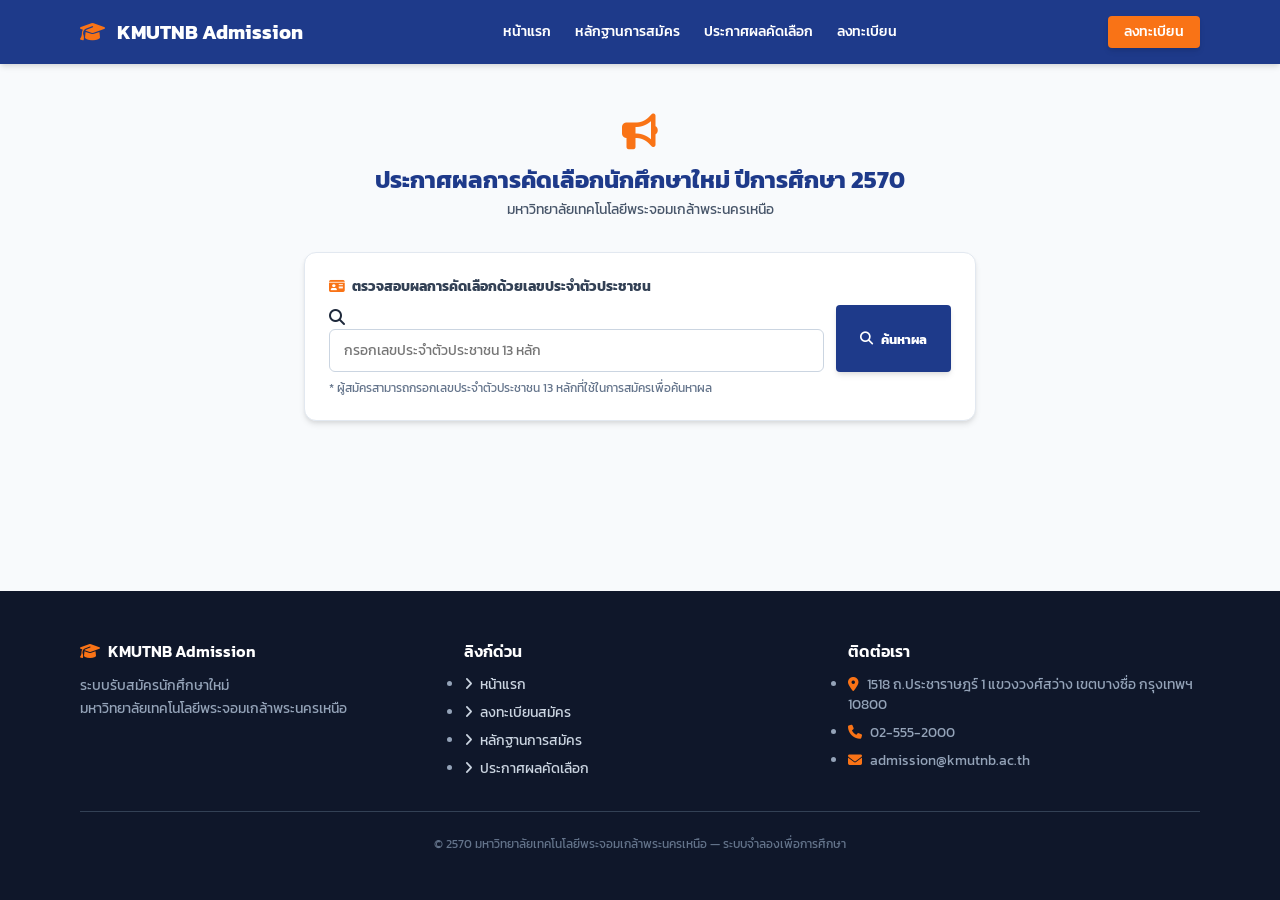
<file: result.html>
<!DOCTYPE html>
<html lang="th">

<head>
    <meta charset="UTF-8">
    <meta name="viewport" content="width=device-width, initial-scale=1.0">
    <title>ประกาศผลคัดเลือก - มจพ.</title>
    <link rel="stylesheet" href="https://cdnjs.cloudflare.com/ajax/libs/font-awesome/6.4.0/css/all.min.css">
    <link rel="stylesheet" href="style.css">
</head>

<body class="text-gray-800 bg-gray-50 flex flex-col min-h-screen">
    <nav class="bg-brand-blue text-white shadow-md sticky top-0 z-50 no-print">
        <div class="max-w-6xl mx-auto px-4 h-16 flex justify-between items-center">
            <div class="font-bold text-xl">
                <a href="index.html"><i class="fa-solid fa-graduation-cap text-brand-orange mr-2"></i> KMUTNB Admission</a>
            </div>
            <div class="hidden md:flex space-x-6 text-sm font-medium">
                <a href="index.html" class="hover:text-brand-orange transition">หน้าแรก</a>
                <a href="status.html" class="hover:text-brand-orange transition">หลักฐานการสมัคร</a>
                <a href="result.html" class="hover:text-brand-orange transition nav-active">ประกาศผลคัดเลือก</a>
                <a href="terms.html" class="hover:text-brand-orange transition">ลงทะเบียน</a>
            </div>
            <div class="flex items-center space-x-3">
                <div id="auth-guest" class="flex items-center space-x-3">
                    <a href="login.html" class="hidden sm:inline-block border border-white text-white hover:bg-white hover:text-brand-blue px-4 py-1.5 rounded font-medium text-sm transition">เข้าสู่ระบบ</a>
                    <a href="registration.html" class="bg-brand-orange hover:bg-brand-orange text-white px-4 py-1.5 rounded shadow font-medium text-sm transition">ลงทะเบียน</a>
                </div>
                <div id="auth-user" class="hidden items-center space-x-3">
                    <span class="hidden sm:inline-block text-sm">สวัสดี, <span data-field="firstName" class="font-bold"></span></span>
                    <button id="logout-btn" type="button" class="border border-white text-white hover:bg-white hover:text-brand-blue px-3 py-1.5 rounded font-medium text-sm transition"><i class="fa-solid fa-right-from-bracket mr-1"></i>ออกจากระบบ</button>
                </div>
                <button id="menu-toggle" class="md:hidden text-white text-2xl focus:outline-none ml-2"><i class="fa-solid fa-bars"></i></button>
            </div>
        </div>
        <div id="mobile-menu" class="hidden md:hidden bg-brand-blue pb-2">
            <a href="index.html" class="text-white hover:text-brand-orange transition">หน้าแรก</a>
            <a href="status.html" class="text-white hover:text-brand-orange transition">หลักฐานการสมัคร</a>
            <a href="result.html" class="text-white hover:text-brand-orange transition">ประกาศผลคัดเลือก</a>
            <a href="login.html" class="text-white hover:text-brand-orange transition">เข้าสู่ระบบ</a>
            <a href="terms.html" class="text-white hover:text-brand-orange transition">ลงทะเบียน</a>
        </div>
    </nav>

    <main class="flex-grow max-w-4xl mx-auto px-4 py-12 w-full">
        <div class="text-center mb-8">
            <i class="fa-solid fa-bullhorn text-4xl text-brand-orange mb-3 inline-block"></i>
            <h1 class="text-2xl md:text-3xl font-bold text-brand-blue">ประกาศผลการคัดเลือกนักศึกษาใหม่ ปีการศึกษา 2570</h1>
            <p class="text-gray-600 text-sm mt-1">มหาวิทยาลัยเทคโนโลยีพระจอมเกล้าพระนครเหนือ</p>
        </div>

        <!-- กล่องค้นหาผลการคัดเลือก -->
        <div class="bg-white rounded-xl shadow-md p-6 md:p-8 border border-gray-200 mb-8 max-w-2xl mx-auto">
            <label class="block text-sm font-bold text-gray-700 mb-2">
                <i class="fa-solid fa-id-card text-brand-orange mr-1"></i> ตรวจสอบผลการคัดเลือกด้วยเลขประจำตัวประชาชน
            </label>
            <div class="flex flex-col sm:flex-row gap-3">
                <div class="input-icon-group flex-1">
                    <i class="fa-solid fa-magnifying-glass input-icon-left"></i>
                    <input type="text" id="result-search-input" maxlength="13"
                        placeholder="กรอกเลขประจำตัวประชาชน 13 หลัก">
                </div>
                <button type="button" id="result-search-btn"
                    class="bg-brand-blue hover:bg-blue-800 text-white font-bold px-6 py-2.5 rounded shadow transition flex items-center justify-center gap-2">
                    <i class="fa-solid fa-magnifying-glass"></i> ค้นหาผล
                </button>
            </div>
            <p class="text-xs text-gray-500 mt-2">* ผู้สมัครสามารถกรอกเลขประจำตัวประชาชน 13 หลักที่ใช้ในการสมัครเพื่อค้นหาผล</p>
        </div>

        <!-- กล่องแสดงผลคัดเลือก (เมื่อค้นหาพบ) -->
        <div id="result-box" class="hidden fade-in bg-white rounded-xl shadow-md p-6 md:p-8 border border-gray-200 max-w-2xl mx-auto mb-6">
            <div class="border-b pb-4 mb-4 flex justify-between items-center flex-wrap gap-2">
                <span class="text-xs font-semibold px-3 py-1 rounded-full bg-blue-50 text-brand-blue border border-blue-200">
                    <i class="fa-solid fa-award mr-1 text-brand-orange"></i> รอบที่ 1 Portfolio ปีการศึกษา 2570
                </span>
                <span class="text-xs text-green-600 font-bold bg-green-50 border border-green-200 px-3 py-1 rounded-full">
                    <i class="fa-solid fa-circle-check mr-1"></i> ผ่านการคัดเลือก
                </span>
            </div>

            <div class="space-y-3 text-sm text-gray-700">
                <div class="flex justify-between border-b pb-2">
                    <span class="text-gray-500">ชื่อ-นามสกุล:</span>
                    <span class="font-bold text-gray-900" data-field="resultName"></span>
                </div>
                <div class="flex justify-between border-b pb-2">
                    <span class="text-gray-500">วิทยาเขต:</span>
                    <span class="font-medium text-gray-800" data-field="campus">วิทยาเขตกรุงเทพฯ</span>
                </div>
                <div class="flex justify-between border-b pb-2">
                    <span class="text-gray-500">คณะ:</span>
                    <span class="font-medium text-brand-blue font-bold" data-field="faculty">คณะวิศวกรรมศาสตร์</span>
                </div>
                <div class="flex justify-between border-b pb-2">
                    <span class="text-gray-500">สถานะสิทธิ์:</span>
                    <span class="text-green-600 font-bold"><i class="fa-solid fa-circle-check mr-1"></i> มีสิทธิ์เข้าศึกษา (ยืนยันสิทธิ์เรียบร้อย)</span>
                </div>
            </div>

            <div class="mt-6 pt-4 border-t text-center">
                <a href="status.html" class="inline-block bg-brand-orange hover:bg-brand-orange text-white font-bold px-6 py-2.5 rounded shadow transition text-sm">
                    <i class="fa-solid fa-file-invoice mr-1"></i> ดูหลักฐานการสมัคร
                </a>
            </div>
        </div>

        <!-- กล่องแจ้งเตือนไม่พบข้อมูล -->
        <div id="result-not-found" class="hidden fade-in bg-red-50 border border-red-200 text-red-700 p-4 rounded-lg max-w-2xl mx-auto text-sm text-center">
            <i class="fa-solid fa-circle-exclamation mr-1 text-red-500"></i> ไม่พบข้อมูลผู้ผ่านการคัดเลือกด้วยเลขประจำตัวประชาชนนี้ กรุณาตรวจสอบความถูกต้องอีกครั้ง
        </div>
    </main>

    <footer class="site-footer no-print mt-8">
        <div class="max-w-6xl mx-auto px-4 py-12">
            <div class="grid grid-cols-1 md:grid-cols-3 gap-8">
                <div>
                    <h4 class="footer-heading"><i class="fa-solid fa-graduation-cap text-brand-orange mr-2"></i>KMUTNB Admission</h4>
                    <p class="text-sm leading-relaxed">ระบบรับสมัครนักศึกษาใหม่<br>มหาวิทยาลัยเทคโนโลยีพระจอมเกล้าพระนครเหนือ</p>
                </div>
                <div>
                    <h4 class="footer-heading">ลิงก์ด่วน</h4>
                    <ul class="space-y-2 text-sm">
                        <li><a href="index.html"><i class="fa-solid fa-angle-right mr-1"></i> หน้าแรก</a></li>
                        <li><a href="terms.html"><i class="fa-solid fa-angle-right mr-1"></i> ลงทะเบียนสมัคร</a></li>
                        <li><a href="status.html"><i class="fa-solid fa-angle-right mr-1"></i> หลักฐานการสมัคร</a></li>
                        <li><a href="result.html"><i class="fa-solid fa-angle-right mr-1"></i> ประกาศผลคัดเลือก</a></li>
                    </ul>
                </div>
                <div>
                    <h4 class="footer-heading">ติดต่อเรา</h4>
                    <ul class="space-y-2 text-sm">
                        <li><i class="fa-solid fa-location-dot mr-2 text-brand-orange"></i>1518 ถ.ประชาราษฎร์ 1 แขวงวงศ์สว่าง เขตบางซื่อ กรุงเทพฯ 10800</li>
                        <li><i class="fa-solid fa-phone mr-2 text-brand-orange"></i>02-555-2000</li>
                        <li><i class="fa-solid fa-envelope mr-2 text-brand-orange"></i>admission@kmutnb.ac.th</li>
                    </ul>
                </div>
            </div>
            <div class="border-t border-gray-700 mt-8 pt-6 text-center text-xs text-gray-500">
                © 2570 มหาวิทยาลัยเทคโนโลยีพระจอมเกล้าพระนครเหนือ — ระบบจำลองเพื่อการศึกษา
            </div>
        </div>
    </footer>

    <script src="script.js"></script>
</body>

</html>
</file>
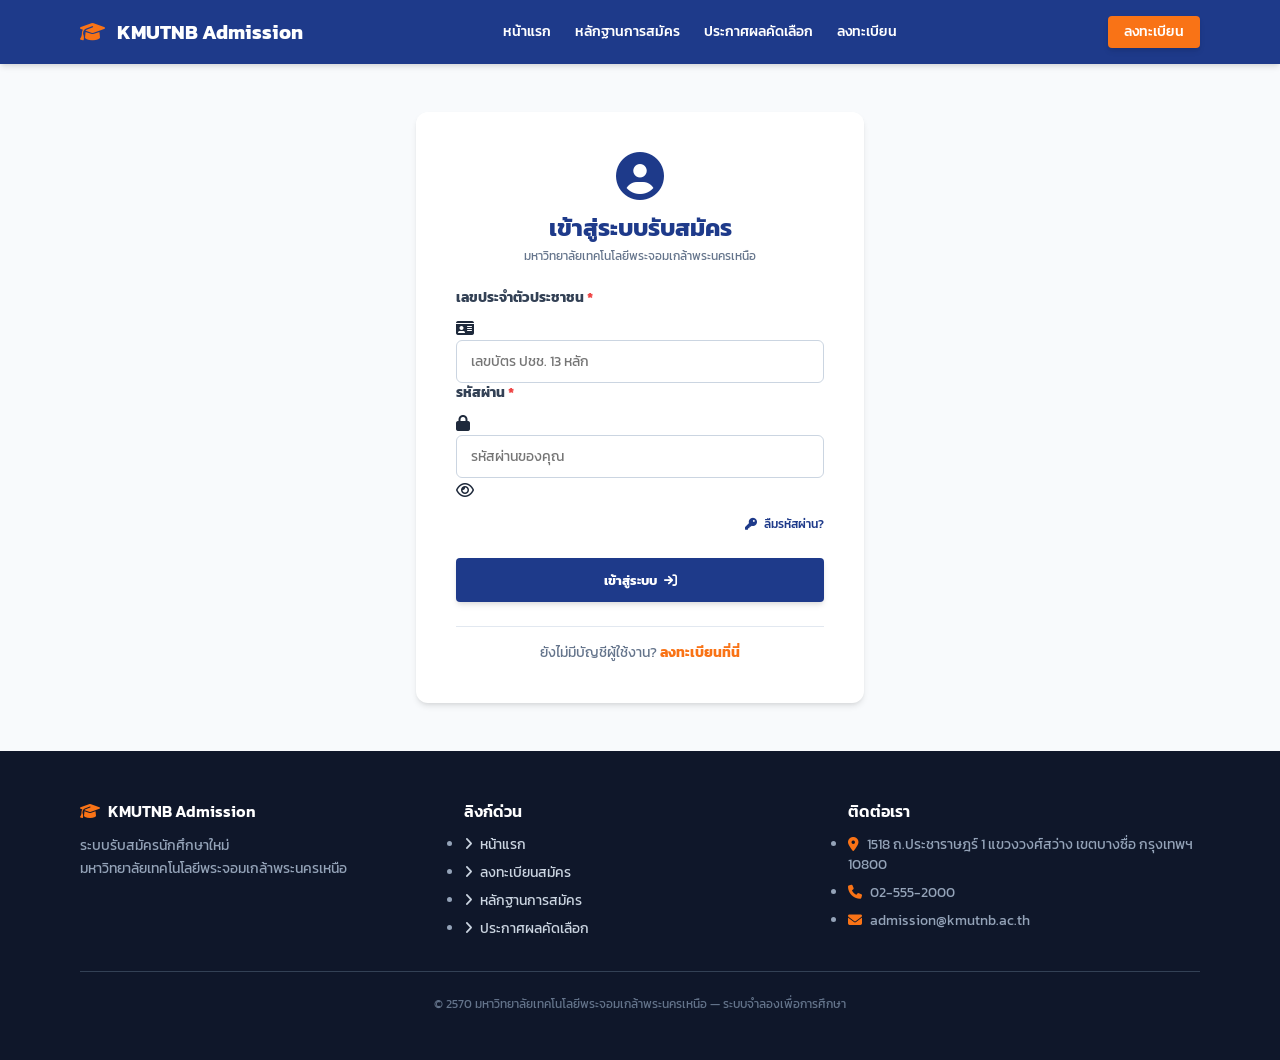
<file: status.html>
<!DOCTYPE html>
<html lang="th">

<head>
    <meta charset="UTF-8">
    <meta name="viewport" content="width=device-width, initial-scale=1.0">
    <title>หลักฐานการสมัคร - มจพ.</title>
    <link rel="stylesheet" href="https://cdnjs.cloudflare.com/ajax/libs/font-awesome/6.4.0/css/all.min.css">
    <link rel="stylesheet" href="style.css">
</head>

<body class="text-gray-800">
    <nav class="bg-brand-blue text-white shadow-md sticky top-0 z-50 no-print">
        <div class="max-w-6xl mx-auto px-4 h-16 flex justify-between items-center">
            <div class="font-bold text-xl">
                <a href="index.html"><i class="fa-solid fa-graduation-cap text-brand-orange mr-2"></i> KMUTNB Admission</a>
            </div>
            <div class="hidden md:flex space-x-6 text-sm font-medium">
                <a href="index.html" class="hover:text-brand-orange transition">หน้าแรก</a>
                <a href="status.html" class="hover:text-brand-orange transition">หลักฐานการสมัคร</a>
                <a href="result.html" class="hover:text-brand-orange transition">ประกาศผลคัดเลือก</a>
                <a href="registration.html" class="hover:text-brand-orange transition">ลงทะเบียน</a>
            </div>
            <div class="flex items-center space-x-3">
                <div id="auth-guest" class="flex items-center space-x-3">
                    <a href="login.html" class="hidden sm:inline-block border border-white text-white hover:bg-white hover:text-brand-blue px-4 py-1.5 rounded font-medium text-sm transition">เข้าสู่ระบบ</a>
                    <a href="registration.html" class="bg-brand-orange hover:bg-brand-orange text-white px-4 py-1.5 rounded shadow font-medium text-sm transition">ลงทะเบียน</a>
                </div>
                <div id="auth-user" class="hidden items-center space-x-3">
                    <span class="hidden sm:inline-block text-sm">สวัสดี, <span data-field="firstName" class="font-bold"></span></span>
                    <button id="logout-btn" type="button" class="border border-white text-white hover:bg-white hover:text-brand-blue px-3 py-1.5 rounded font-medium text-sm transition"><i class="fa-solid fa-right-from-bracket mr-1"></i>ออกจากระบบ</button>
                </div>
                <button id="menu-toggle" class="md:hidden text-white text-2xl focus:outline-none ml-2"><i class="fa-solid fa-bars"></i></button>
            </div>
        </div>
        <div id="mobile-menu" class="hidden md:hidden bg-brand-blue pb-2">
            <a href="index.html" class="text-white hover:text-brand-orange transition">หน้าแรก</a>
            <a href="status.html" class="text-white hover:text-brand-orange transition">หลักฐานการสมัคร</a>
            <a href="result.html" class="text-white hover:text-brand-orange transition">ประกาศผลคัดเลือก</a>
            <a href="login.html" class="text-white hover:text-brand-orange transition">เข้าสู่ระบบ</a>
            <a href="registration.html" class="text-white hover:text-brand-orange transition">ลงทะเบียน</a>
        </div>
    </nav>

    <main class="max-w-4xl mx-auto px-4 py-12">
        <div class="bg-white p-8 rounded-lg shadow-md print-area">
            <div class="text-center mb-8 border-b pb-6">
                <i class="fa-solid fa-file-invoice text-4xl text-brand-blue mb-4 no-print"></i>
                <h2 class="text-2xl font-bold text-brand-blue">ใบหลักฐานการรับสมัครเข้าศึกษา</h2>
                <p class="text-gray-600">มหาวิทยาลัยเทคโนโลยีพระจอมเกล้าพระนครเหนือ (มจพ.)</p>
            </div>
            
            <div class="grid grid-cols-1 md:grid-cols-2 gap-6 text-sm mb-8 bg-gray-50 p-6 rounded border">
                <div>
                    <span class="text-gray-500 block mb-1">เลขที่ใบสมัคร</span>
                    <span class="font-bold text-lg" data-field="appNumber"></span>
                </div>
                <div>
                    <span class="text-gray-500 block mb-1">เลขประจำตัวประชาชน</span>
                    <span class="font-medium" data-field="idCardMasked"></span>
                </div>
                <div>
                    <span class="text-gray-500 block mb-1">ชื่อ-นามสกุล</span>
                    <span class="font-medium" data-field="fullName"></span>
                </div>
                <div>
                    <span class="text-gray-500 block mb-1">วิทยาเขตที่สมัคร</span>
                    <span class="font-medium" data-field="campus">วิทยาเขตกรุงเทพฯ</span>
                </div>
                <div>
                    <span class="text-gray-500 block mb-1">คณะที่สมัครสอบ</span>
                    <span class="font-bold text-brand-blue" data-field="faculty">คณะวิศวกรรมศาสตร์</span>
                </div>
                <div>
                    <span class="text-gray-500 block mb-1">เอกสารที่อัปโหลด</span>
                    <span class="font-medium" data-field="documentsList"></span>
                </div>
                <div class="md:col-span-2 border-t pt-4 mt-2">
                    <span class="text-gray-500 block mb-1">สถานะการชำระเงิน</span>
                    <span class="text-green-600 font-bold bg-green-100 px-3 py-1 rounded inline-block"><i class="fa-solid fa-check-circle mr-1"></i> <span data-field="paymentStatusText"></span></span>
                </div>
            </div>

            <div class="text-center no-print mb-6">
                <button onclick="window.print()" class="bg-brand-orange hover:bg-brand-orange text-white px-8 py-3 rounded shadow font-medium transition">
                    <i class="fa-solid fa-print mr-2"></i> พิมพ์ใบหลักฐาน
                </button>
            </div>
            
            <div class="bg-orange-50 p-4 rounded border border-orange-100 text-sm text-gray-700 mb-6 no-print">
                <i class="fa-regular fa-calendar-check text-brand-orange mr-2"></i> <strong>โปรดทราบ:</strong> กรุณาตรวจสอบ <u>วันสอบสัมภาษณ์</u> หรือ <u>กำหนดการรายงานตัว</u> ที่ตาราง "กำหนดการรับสมัคร" ที่หน้าแรกของเว็บไซต์อย่างสม่ำเสมอ
            </div>
        </div>
    </main>

    <footer class="site-footer no-print mt-8">
        <div class="max-w-6xl mx-auto px-4 py-12">
            <div class="grid grid-cols-1 md:grid-cols-3 gap-8">
                <div>
                    <h4 class="footer-heading"><i class="fa-solid fa-graduation-cap text-brand-orange mr-2"></i>KMUTNB Admission</h4>
                    <p class="text-sm leading-relaxed">ระบบรับสมัครนักศึกษาใหม่<br>มหาวิทยาลัยเทคโนโลยีพระจอมเกล้าพระนครเหนือ</p>
                </div>
                <div>
                    <h4 class="footer-heading">ลิงก์ด่วน</h4>
                    <ul class="space-y-2 text-sm">
                        <li><a href="index.html"><i class="fa-solid fa-angle-right mr-1"></i> หน้าแรก</a></li>
                        <li><a href="terms.html"><i class="fa-solid fa-angle-right mr-1"></i> ลงทะเบียนสมัคร</a></li>
                        <li><a href="status.html"><i class="fa-solid fa-angle-right mr-1"></i> หลักฐานการสมัคร</a></li>
                        <li><a href="result.html"><i class="fa-solid fa-angle-right mr-1"></i> ประกาศผลคัดเลือก</a></li>
                    </ul>
                </div>
                <div>
                    <h4 class="footer-heading">ติดต่อเรา</h4>
                    <ul class="space-y-2 text-sm">
                        <li><i class="fa-solid fa-location-dot mr-2 text-brand-orange"></i>1518 ถ.ประชาราษฎร์ 1 แขวงวงศ์สว่าง เขตบางซื่อ กรุงเทพฯ 10800</li>
                        <li><i class="fa-solid fa-phone mr-2 text-brand-orange"></i>02-555-2000</li>
                        <li><i class="fa-solid fa-envelope mr-2 text-brand-orange"></i>admission@kmutnb.ac.th</li>
                    </ul>
                </div>
            </div>
            <div class="border-t border-gray-700 mt-8 pt-6 text-center text-xs text-gray-500">
                © 2570 มหาวิทยาลัยเทคโนโลยีพระจอมเกล้าพระนครเหนือ — ระบบจำลองเพื่อการศึกษา
            </div>
        </div>
    </footer>

    <script src="script.js"></script>
</body>

</html>
</file>
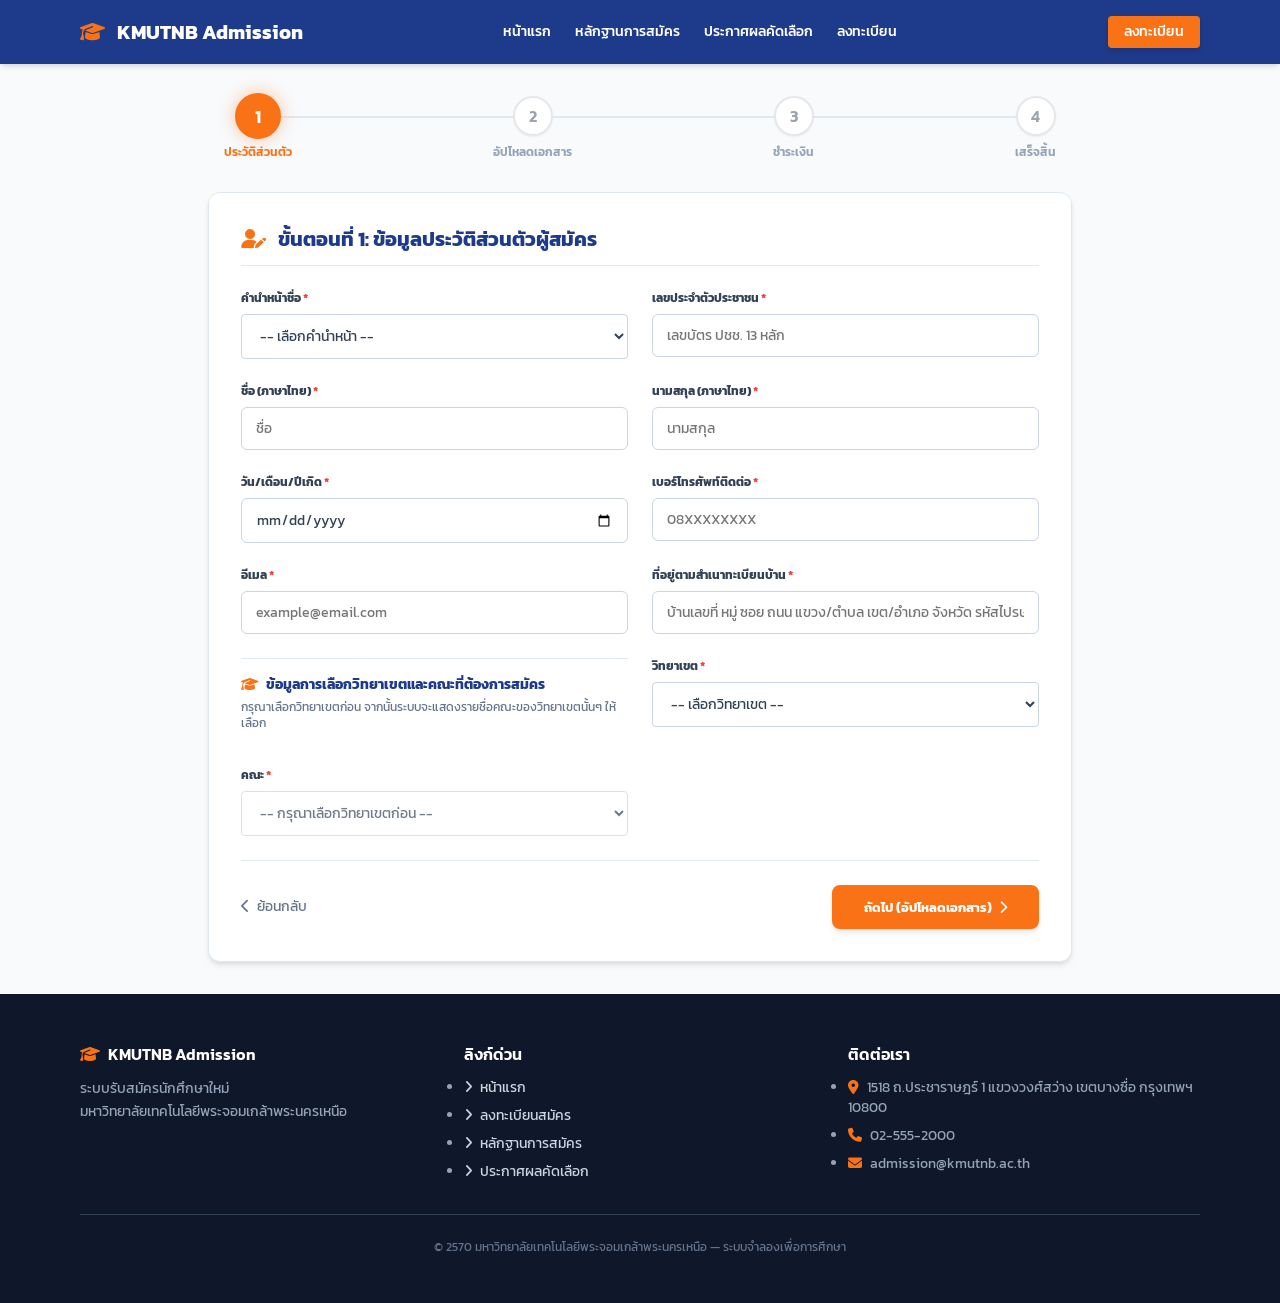
<file: step1.html>
<!DOCTYPE html>
<html lang="th">

<head>
    <meta charset="UTF-8">
    <meta name="viewport" content="width=device-width, initial-scale=1.0">
    <title>ขั้นตอนที่ 1: กรอกประวัติส่วนตัว - มจพ.</title>
    <link rel="stylesheet" href="https://cdnjs.cloudflare.com/ajax/libs/font-awesome/6.4.0/css/all.min.css">
    <link rel="stylesheet" href="style.css">
</head>

<body class="text-gray-800 bg-gray-50 flex flex-col min-h-screen">
    <nav class="bg-brand-blue text-white shadow-md sticky top-0 z-50 no-print">
        <div class="max-w-6xl mx-auto px-4 h-16 flex justify-between items-center">
            <div class="font-bold text-xl">
                <a href="index.html"><i class="fa-solid fa-graduation-cap text-brand-orange mr-2"></i> KMUTNB Admission</a>
            </div>
            <div class="hidden md:flex space-x-6 text-sm font-medium">
                <a href="index.html" class="hover:text-brand-orange transition">หน้าแรก</a>
                <a href="status.html" class="hover:text-brand-orange transition">หลักฐานการสมัคร</a>
                <a href="result.html" class="hover:text-brand-orange transition">ประกาศผลคัดเลือก</a>
                <a href="registration.html" class="hover:text-brand-orange transition">ลงทะเบียน</a>
            </div>
            <div class="flex items-center space-x-3">
                <div id="auth-guest" class="flex items-center space-x-3">
                    <a href="login.html" class="hidden sm:inline-block border border-white text-white hover:bg-white hover:text-brand-blue px-4 py-1.5 rounded font-medium text-sm transition">เข้าสู่ระบบ</a>
                    <a href="registration.html" class="bg-brand-orange hover:bg-brand-orange text-white px-4 py-1.5 rounded shadow font-medium text-sm transition">ลงทะเบียน</a>
                </div>
                <div id="auth-user" class="hidden items-center space-x-3">
                    <span class="hidden sm:inline-block text-sm">สวัสดี, <span data-field="firstName" class="font-bold"></span></span>
                    <button id="logout-btn" type="button" class="border border-white text-white hover:bg-white hover:text-brand-blue px-3 py-1.5 rounded font-medium text-sm transition"><i class="fa-solid fa-right-from-bracket mr-1"></i>ออกจากระบบ</button>
                </div>
                <button id="menu-toggle" class="md:hidden text-white text-2xl focus:outline-none ml-2"><i class="fa-solid fa-bars"></i></button>
            </div>
        </div>
        <div id="mobile-menu" class="hidden md:hidden bg-brand-blue pb-2">
            <a href="index.html" class="text-white hover:text-brand-orange transition">หน้าแรก</a>
            <a href="status.html" class="text-white hover:text-brand-orange transition">หลักฐานการสมัคร</a>
            <a href="result.html" class="text-white hover:text-brand-orange transition">ประกาศผลคัดเลือก</a>
            <a href="login.html" class="text-white hover:text-brand-orange transition">เข้าสู่ระบบ</a>
            <a href="registration.html" class="text-white hover:text-brand-orange transition">ลงทะเบียน</a>
        </div>
    </nav>

    <main class="flex-grow max-w-4xl mx-auto px-4 py-8 w-full">
        <!-- Progress Steps -->
        <div class="flex justify-between items-center mb-8 relative px-4">
            <div class="step-indicator step-active text-center z-10 flex flex-col items-center">
                <div class="step-icon">1</div>
                <span class="text-xs font-semibold mt-2 text-brand-orange">ประวัติส่วนตัว</span>
            </div>
            <div class="step-indicator step-inactive text-center z-10 flex flex-col items-center">
                <div class="step-icon">2</div>
                <span class="text-xs font-semibold mt-2 text-gray-400">อัปโหลดเอกสาร</span>
            </div>
            <div class="step-indicator step-inactive text-center z-10 flex flex-col items-center">
                <div class="step-icon">3</div>
                <span class="text-xs font-semibold mt-2 text-gray-400">ชำระเงิน</span>
            </div>
            <div class="step-indicator step-inactive text-center z-10 flex flex-col items-center">
                <div class="step-icon">4</div>
                <span class="text-xs font-semibold mt-2 text-gray-400">เสร็จสิ้น</span>
            </div>
            <div class="absolute top-5 left-0 right-0 h-0.5 bg-gray-200 z-0 mx-12"></div>
        </div>

        <div class="fade-in bg-white p-8 rounded-xl shadow-md border border-gray-200">
            <h2 class="text-xl font-bold text-brand-blue mb-6 border-b pb-3">
                <i class="fa-solid fa-user-pen mr-2 text-brand-orange"></i> ขั้นตอนที่ 1: ข้อมูลประวัติส่วนตัวผู้สมัคร
            </h2>

            <form id="step1-form" class="space-y-6">
                <div class="grid grid-cols-1 md:grid-cols-2 gap-6">
                    <div>
                        <label class="block text-xs font-bold text-gray-700 uppercase mb-2">คำนำหน้าชื่อ <span class="text-red-500">*</span></label>
                        <select id="prefix" required class="w-full border border-gray-300 rounded p-2.5 focus:border-brand-orange bg-white transition">
                            <option value="">-- เลือกคำนำหน้า --</option>
                            <option value="นาย">นาย</option>
                            <option value="นางสาว">นางสาว</option>
                            <option value="นาง">นาง</option>
                        </select>
                    </div>

                    <div>
                        <label class="block text-xs font-bold text-gray-700 uppercase mb-2">เลขประจำตัวประชาชน <span class="text-red-500">*</span></label>
                        <input type="text" id="id-card" maxlength="13" required placeholder="เลขบัตร ปชช. 13 หลัก" class="w-full border border-gray-300 rounded p-2.5 focus:border-brand-orange bg-white transition">
                    </div>

                    <div>
                        <label class="block text-xs font-bold text-gray-700 uppercase mb-2">ชื่อ (ภาษาไทย) <span class="text-red-500">*</span></label>
                        <input type="text" id="first-name" required placeholder="ชื่อ" class="w-full border border-gray-300 rounded p-2.5 focus:border-brand-orange bg-white transition">
                    </div>

                    <div>
                        <label class="block text-xs font-bold text-gray-700 uppercase mb-2">นามสกุล (ภาษาไทย) <span class="text-red-500">*</span></label>
                        <input type="text" id="last-name" required placeholder="นามสกุล" class="w-full border border-gray-300 rounded p-2.5 focus:border-brand-orange bg-white transition">
                    </div>

                    <div>
                        <label class="block text-xs font-bold text-gray-700 uppercase mb-2">วัน/เดือน/ปีเกิด <span class="text-red-500">*</span></label>
                        <input type="date" id="dob" required class="w-full border border-gray-300 rounded p-2.5 focus:border-brand-orange bg-white transition">
                    </div>

                    <div>
                        <label class="block text-xs font-bold text-gray-700 uppercase mb-2">เบอร์โทรศัพท์ติดต่อ <span class="text-red-500">*</span></label>
                        <input type="tel" id="phone" maxlength="10" required placeholder="08XXXXXXXX" class="w-full border border-gray-300 rounded p-2.5 focus:border-brand-orange bg-white transition">
                    </div>

                    <div class="md:col-span-2">
                        <label class="block text-xs font-bold text-gray-700 uppercase mb-2">อีเมล <span class="text-red-500">*</span></label>
                        <input type="email" id="email" required placeholder="example@email.com" class="w-full border border-gray-300 rounded p-2.5 focus:border-brand-orange bg-white transition">
                    </div>

                    <div class="md:col-span-2">
                        <label class="block text-xs font-bold text-gray-700 uppercase mb-2">ที่อยู่ตามสำเนาทะเบียนบ้าน <span class="text-red-500">*</span></label>
                        <input type="text" id="address" required placeholder="บ้านเลขที่ หมู่ ซอย ถนน แขวง/ตำบล เขต/อำเภอ จังหวัด รหัสไปรษณีย์" class="w-full border border-gray-300 rounded p-2.5 focus:border-brand-orange bg-white transition">
                    </div>

                    <!-- ข้อมูลการเลือกวิทยาเขตและคณะ -->
                    <div class="md:col-span-2 pt-4 border-t border-gray-200">
                        <h3 class="text-sm font-bold text-brand-blue mb-1">
                            <i class="fa-solid fa-graduation-cap text-brand-orange mr-1"></i> ข้อมูลการเลือกวิทยาเขตและคณะที่ต้องการสมัคร
                        </h3>
                        <p class="text-xs text-gray-500 mb-3">กรุณาเลือกวิทยาเขตก่อน จากนั้นระบบจะแสดงรายชื่อคณะของวิทยาเขตนั้นๆ ให้เลือก</p>
                    </div>

                    <div>
                        <label class="block text-xs font-bold text-gray-700 uppercase mb-2">
                            วิทยาเขต <span class="text-red-500">*</span>
                        </label>
                        <select id="campus" required class="w-full border border-gray-300 rounded p-2.5 focus:border-brand-orange bg-white transition">
                            <option value="">-- เลือกวิทยาเขต --</option>
                            <option value="วิทยาเขตกรุงเทพฯ">วิทยาเขตกรุงเทพฯ</option>
                            <option value="วิทยาเขตปราจีนบุรี">วิทยาเขตปราจีนบุรี</option>
                            <option value="วิทยาเขตระยอง">วิทยาเขตระยอง</option>
                        </select>
                    </div>

                    <div>
                        <label class="block text-xs font-bold text-gray-700 uppercase mb-2">
                            คณะ <span class="text-red-500">*</span>
                        </label>
                        <select id="faculty" required disabled class="w-full border border-gray-300 rounded p-2.5 focus:border-brand-orange bg-white transition">
                            <option value="">-- กรุณาเลือกวิทยาเขตก่อน --</option>
                        </select>
                    </div>
                </div>

                <div class="border-t pt-6 flex justify-between items-center">
                    <a href="terms.html" class="text-sm text-gray-500 hover:text-brand-blue transition">
                        <i class="fa-solid fa-chevron-left mr-1"></i> ย้อนกลับ
                    </a>
                    <button type="submit" class="bg-brand-orange hover:bg-brand-orange text-white font-bold px-8 py-3 rounded-lg shadow transition">
                        ถัดไป (อัปโหลดเอกสาร) <i class="fa-solid fa-chevron-right ml-1"></i>
                    </button>
                </div>
            </form>
        </div>
    </main>

    <footer class="site-footer no-print mt-8">
        <div class="max-w-6xl mx-auto px-4 py-12">
            <div class="grid grid-cols-1 md:grid-cols-3 gap-8">
                <div>
                    <h4 class="footer-heading"><i class="fa-solid fa-graduation-cap text-brand-orange mr-2"></i>KMUTNB Admission</h4>
                    <p class="text-sm leading-relaxed">ระบบรับสมัครนักศึกษาใหม่<br>มหาวิทยาลัยเทคโนโลยีพระจอมเกล้าพระนครเหนือ</p>
                </div>
                <div>
                    <h4 class="footer-heading">ลิงก์ด่วน</h4>
                    <ul class="space-y-2 text-sm">
                        <li><a href="index.html"><i class="fa-solid fa-angle-right mr-1"></i> หน้าแรก</a></li>
                        <li><a href="terms.html"><i class="fa-solid fa-angle-right mr-1"></i> ลงทะเบียนสมัคร</a></li>
                        <li><a href="status.html"><i class="fa-solid fa-angle-right mr-1"></i> หลักฐานการสมัคร</a></li>
                        <li><a href="result.html"><i class="fa-solid fa-angle-right mr-1"></i> ประกาศผลคัดเลือก</a></li>
                    </ul>
                </div>
                <div>
                    <h4 class="footer-heading">ติดต่อเรา</h4>
                    <ul class="space-y-2 text-sm">
                        <li><i class="fa-solid fa-location-dot mr-2 text-brand-orange"></i>1518 ถ.ประชาราษฎร์ 1 แขวงวงศ์สว่าง เขตบางซื่อ กรุงเทพฯ 10800</li>
                        <li><i class="fa-solid fa-phone mr-2 text-brand-orange"></i>02-555-2000</li>
                        <li><i class="fa-solid fa-envelope mr-2 text-brand-orange"></i>admission@kmutnb.ac.th</li>
                    </ul>
                </div>
            </div>
            <div class="border-t border-gray-700 mt-8 pt-6 text-center text-xs text-gray-500">
                © 2570 มหาวิทยาลัยเทคโนโลยีพระจอมเกล้าพระนครเหนือ — ระบบจำลองเพื่อการศึกษา
            </div>
        </div>
    </footer>

    <script src="script.js"></script>
</body>

</html>
</file>
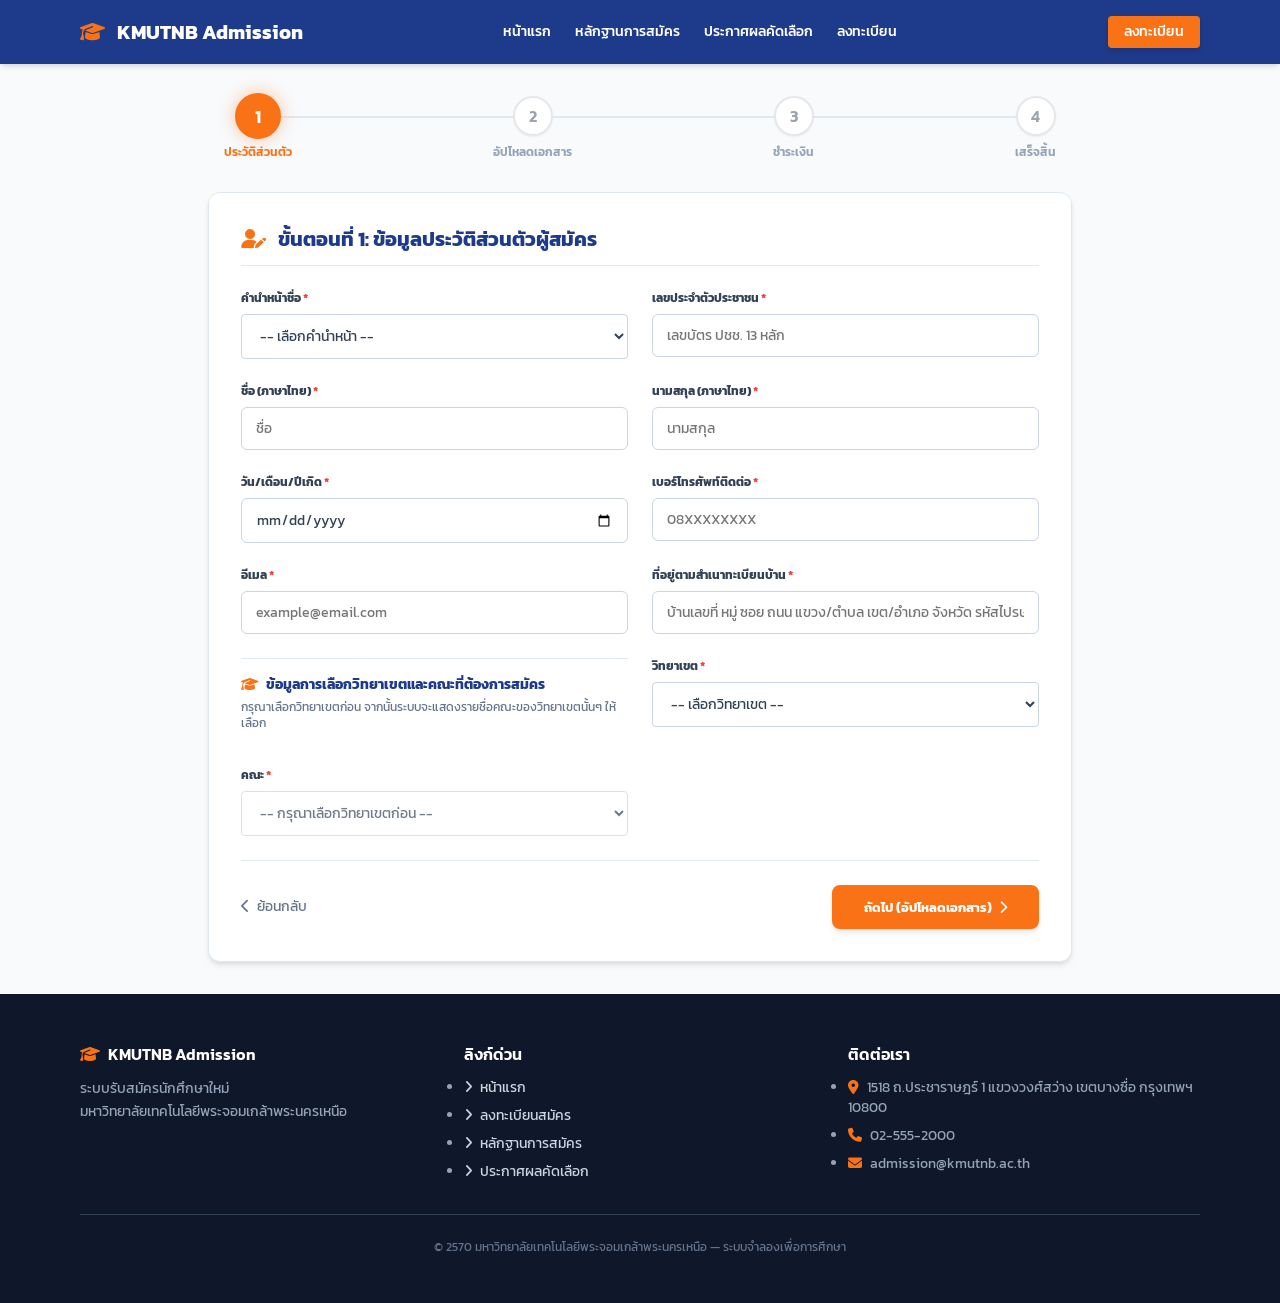
<file: step2.html>
<!DOCTYPE html>
<html lang="th">

<head>
    <meta charset="UTF-8">
    <meta name="viewport" content="width=device-width, initial-scale=1.0">
    <title>ขั้นตอนที่ 2: อัปโหลดเอกสาร - มจพ.</title>
    <link rel="stylesheet" href="https://cdnjs.cloudflare.com/ajax/libs/font-awesome/6.4.0/css/all.min.css">
    <link rel="stylesheet" href="style.css">
</head>

<body class="text-gray-800 bg-gray-50 flex flex-col min-h-screen">
    <nav class="bg-brand-blue text-white shadow-md sticky top-0 z-50 no-print">
        <div class="max-w-6xl mx-auto px-4 h-16 flex justify-between items-center">
            <div class="font-bold text-xl">
                <a href="index.html"><i class="fa-solid fa-graduation-cap text-brand-orange mr-2"></i> KMUTNB Admission</a>
            </div>
            <div class="hidden md:flex space-x-6 text-sm font-medium">
                <a href="index.html" class="hover:text-brand-orange transition">หน้าแรก</a>
                <a href="status.html" class="hover:text-brand-orange transition">หลักฐานการสมัคร</a>
                <a href="result.html" class="hover:text-brand-orange transition">ประกาศผลคัดเลือก</a>
                <a href="registration.html" class="hover:text-brand-orange transition">ลงทะเบียน</a>
            </div>
            <div class="flex items-center space-x-3">
                <div id="auth-guest" class="flex items-center space-x-3">
                    <a href="login.html" class="hidden sm:inline-block border border-white text-white hover:bg-white hover:text-brand-blue px-4 py-1.5 rounded font-medium text-sm transition">เข้าสู่ระบบ</a>
                    <a href="registration.html" class="bg-brand-orange hover:bg-brand-orange text-white px-4 py-1.5 rounded shadow font-medium text-sm transition">ลงทะเบียน</a>
                </div>
                <div id="auth-user" class="hidden items-center space-x-3">
                    <span class="hidden sm:inline-block text-sm">สวัสดี, <span data-field="firstName" class="font-bold"></span></span>
                    <button id="logout-btn" type="button" class="border border-white text-white hover:bg-white hover:text-brand-blue px-3 py-1.5 rounded font-medium text-sm transition"><i class="fa-solid fa-right-from-bracket mr-1"></i>ออกจากระบบ</button>
                </div>
                <button id="menu-toggle" class="md:hidden text-white text-2xl focus:outline-none ml-2"><i class="fa-solid fa-bars"></i></button>
            </div>
        </div>
        <div id="mobile-menu" class="hidden md:hidden bg-brand-blue pb-2">
            <a href="index.html" class="text-white hover:text-brand-orange transition">หน้าแรก</a>
            <a href="status.html" class="text-white hover:text-brand-orange transition">หลักฐานการสมัคร</a>
            <a href="result.html" class="text-white hover:text-brand-orange transition">ประกาศผลคัดเลือก</a>
            <a href="login.html" class="text-white hover:text-brand-orange transition">เข้าสู่ระบบ</a>
            <a href="registration.html" class="text-white hover:text-brand-orange transition">ลงทะเบียน</a>
        </div>
    </nav>

    <main class="flex-grow max-w-4xl mx-auto px-4 py-8 w-full">
        <!-- Progress Steps -->
        <div class="flex justify-between items-center mb-8 relative px-4">
            <div class="step-indicator step-completed text-center z-10 flex flex-col items-center">
                <div class="step-icon"><i class="fa-solid fa-check"></i></div>
                <span class="text-xs font-semibold mt-2 text-brand-blue">ประวัติส่วนตัว</span>
            </div>
            <div class="step-indicator step-active text-center z-10 flex flex-col items-center">
                <div class="step-icon">2</div>
                <span class="text-xs font-semibold mt-2 text-brand-orange">อัปโหลดเอกสาร</span>
            </div>
            <div class="step-indicator step-inactive text-center z-10 flex flex-col items-center">
                <div class="step-icon">3</div>
                <span class="text-xs font-semibold mt-2 text-gray-400">ชำระเงิน</span>
            </div>
            <div class="step-indicator step-inactive text-center z-10 flex flex-col items-center">
                <div class="step-icon">4</div>
                <span class="text-xs font-semibold mt-2 text-gray-400">เสร็จสิ้น</span>
            </div>
            <div class="absolute top-5 left-0 right-0 h-0.5 bg-gray-200 z-0 mx-12"></div>
        </div>

        <div class="fade-in bg-white p-8 rounded-xl shadow-md border border-gray-200">
            <h2 class="text-xl font-bold text-brand-blue mb-6 border-b pb-3">
                <i class="fa-solid fa-file-arrow-up mr-2 text-brand-orange"></i> ขั้นตอนที่ 2: อัปโหลดเอกสารประกอบการสมัคร
            </h2>

            <form id="step2-form" class="space-y-6">
                <!-- สำเนาบัตรประชาชน -->
                <div>
                    <label class="block text-sm font-bold text-gray-700 mb-2">1. สำเนาบัตรประจำตัวประชาชน <span class="text-red-500">*</span></label>
                    <p class="text-xs text-gray-500 mb-3">รองรับไฟล์ JPG, PNG, PDF ขนาดไม่เกิน 5 MB (เซ็นรับรองสำเนาถูกต้อง)</p>
                    <div class="upload-zone" onclick="document.getElementById('id-card-file').click()">
                        <i class="fa-solid fa-cloud-arrow-up"></i>
                        <p class="text-sm font-medium text-gray-700">คลิกเพื่อเลือกไฟล์ หรือลากไฟล์มาวางที่นี่</p>
                        <p id="id-card-file-name" class="text-xs text-brand-orange mt-2 font-bold"></p>
                    </div>
                    <input type="file" id="id-card-file" class="hidden" accept=".jpg,.jpeg,.png,.pdf" required>
                </div>

                <!-- ใบแสดงผลการเรียน ปพ.1 -->
                <div>
                    <label class="block text-sm font-bold text-gray-700 mb-2">2. ใบแสดงผลการเรียน (ปพ.1 / Transcript) <span class="text-red-500">*</span></label>
                    <p class="text-xs text-gray-500 mb-3">รองรับไฟล์ JPG, PNG, PDF ขนาดไม่เกิน 5 MB</p>
                    <div class="upload-zone" onclick="document.getElementById('transcript-file').click()">
                        <i class="fa-solid fa-file-lines"></i>
                        <p class="text-sm font-medium text-gray-700">คลิกเพื่อเลือกไฟล์ หรือลากไฟล์มาวางที่นี่</p>
                        <p id="transcript-file-name" class="text-xs text-brand-orange mt-2 font-bold"></p>
                    </div>
                    <input type="file" id="transcript-file" class="hidden" accept=".jpg,.jpeg,.png,.pdf" required>
                </div>

                <div class="border-t pt-6 flex justify-between items-center">
                    <a href="step1.html" class="text-sm text-gray-500 hover:text-brand-blue transition">
                        <i class="fa-solid fa-chevron-left mr-1"></i> ย้อนกลับ
                    </a>
                    <button type="submit" class="bg-brand-orange hover:bg-brand-orange text-white font-bold px-8 py-3 rounded-lg shadow transition">
                        ถัดไป (ชำระเงิน) <i class="fa-solid fa-chevron-right ml-1"></i>
                    </button>
                </div>
            </form>
        </div>
    </main>

    <footer class="site-footer no-print mt-8">
        <div class="max-w-6xl mx-auto px-4 py-12">
            <div class="grid grid-cols-1 md:grid-cols-3 gap-8">
                <div>
                    <h4 class="footer-heading"><i class="fa-solid fa-graduation-cap text-brand-orange mr-2"></i>KMUTNB Admission</h4>
                    <p class="text-sm leading-relaxed">ระบบรับสมัครนักศึกษาใหม่<br>มหาวิทยาลัยเทคโนโลยีพระจอมเกล้าพระนครเหนือ</p>
                </div>
                <div>
                    <h4 class="footer-heading">ลิงก์ด่วน</h4>
                    <ul class="space-y-2 text-sm">
                        <li><a href="index.html"><i class="fa-solid fa-angle-right mr-1"></i> หน้าแรก</a></li>
                        <li><a href="terms.html"><i class="fa-solid fa-angle-right mr-1"></i> ลงทะเบียนสมัคร</a></li>
                        <li><a href="status.html"><i class="fa-solid fa-angle-right mr-1"></i> หลักฐานการสมัคร</a></li>
                        <li><a href="result.html"><i class="fa-solid fa-angle-right mr-1"></i> ประกาศผลคัดเลือก</a></li>
                    </ul>
                </div>
                <div>
                    <h4 class="footer-heading">ติดต่อเรา</h4>
                    <ul class="space-y-2 text-sm">
                        <li><i class="fa-solid fa-location-dot mr-2 text-brand-orange"></i>1518 ถ.ประชาราษฎร์ 1 แขวงวงศ์สว่าง เขตบางซื่อ กรุงเทพฯ 10800</li>
                        <li><i class="fa-solid fa-phone mr-2 text-brand-orange"></i>02-555-2000</li>
                        <li><i class="fa-solid fa-envelope mr-2 text-brand-orange"></i>admission@kmutnb.ac.th</li>
                    </ul>
                </div>
            </div>
            <div class="border-t border-gray-700 mt-8 pt-6 text-center text-xs text-gray-500">
                © 2570 มหาวิทยาลัยเทคโนโลยีพระจอมเกล้าพระนครเหนือ — ระบบจำลองเพื่อการศึกษา
            </div>
        </div>
    </footer>

    <script src="script.js"></script>
</body>

</html>
</file>
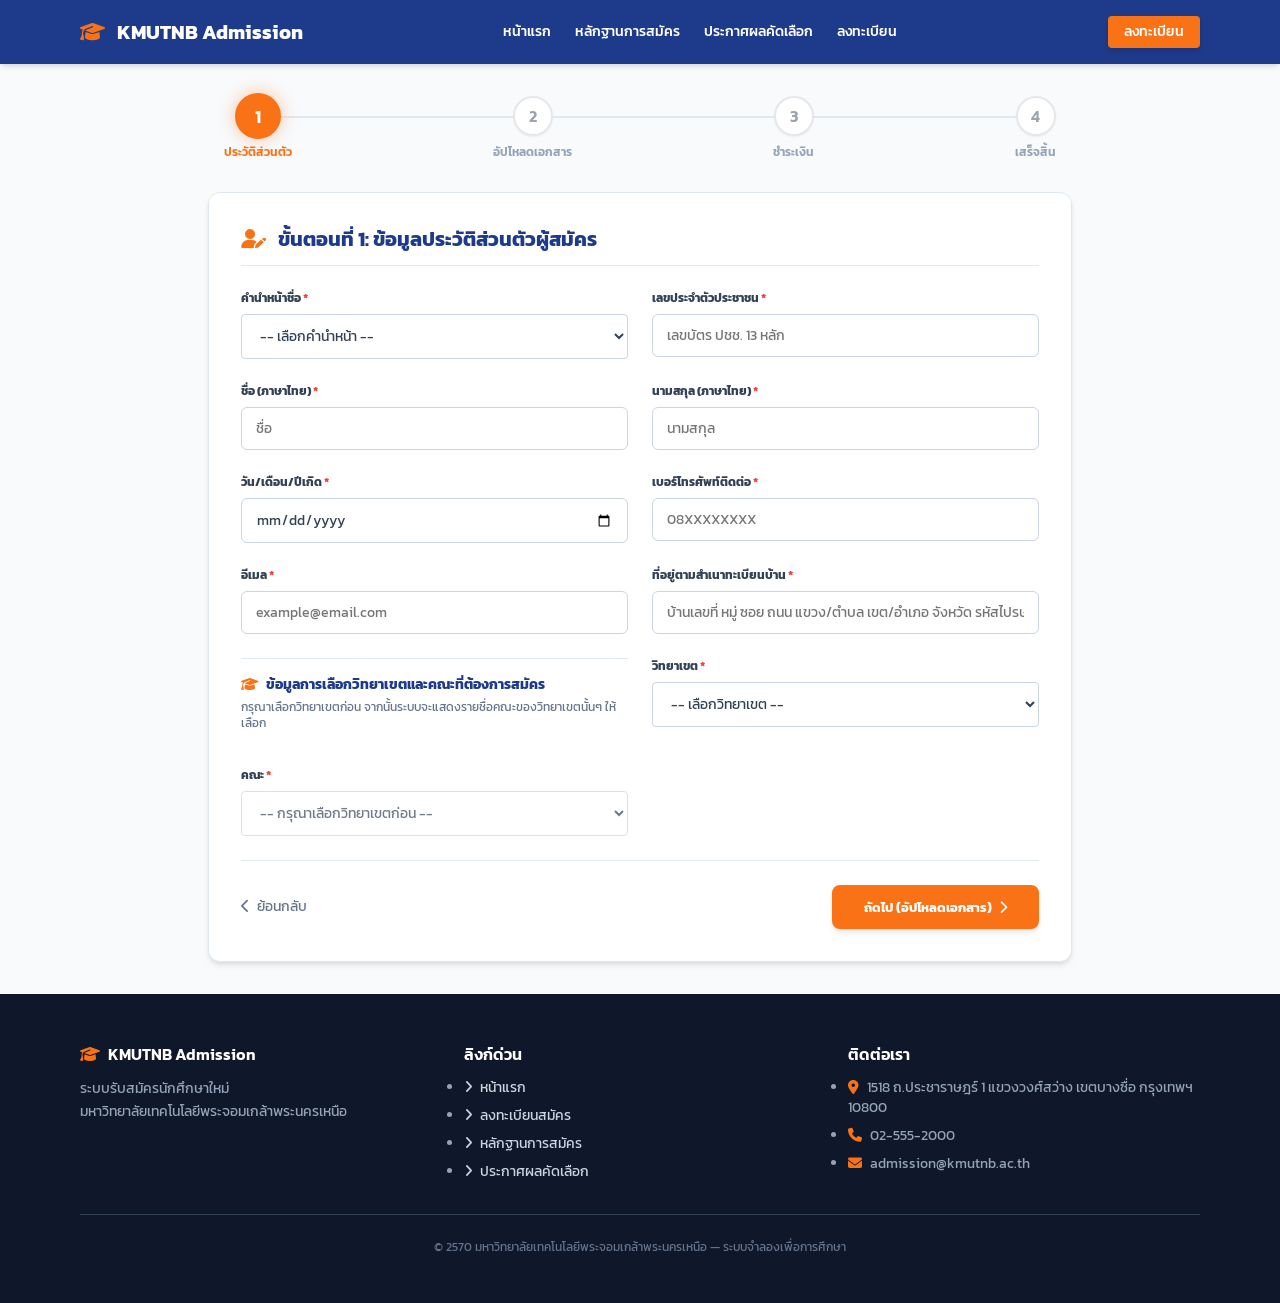
<file: step3.html>
<!DOCTYPE html>
<html lang="th">

<head>
    <meta charset="UTF-8">
    <meta name="viewport" content="width=device-width, initial-scale=1.0">
    <title>ขั้นตอนที่ 3: ชำระเงินค่าสมัคร - มจพ.</title>
    <!-- FontAwesome Icons -->
    <link rel="stylesheet" href="https://cdnjs.cloudflare.com/ajax/libs/font-awesome/6.4.0/css/all.min.css">
    <!-- Pure CSS Style -->
    <link rel="stylesheet" href="style.css">
</head>

<body class="text-gray-800 bg-gray-50 flex flex-col min-h-screen">
    <nav class="bg-brand-blue text-white shadow-md sticky top-0 z-50 no-print">
        <div class="max-w-6xl mx-auto px-4 h-16 flex justify-between items-center">
            <div class="font-bold text-xl">
                <a href="index.html"><i class="fa-solid fa-graduation-cap text-brand-orange mr-2"></i> KMUTNB Admission</a>
            </div>
            <div class="hidden md:flex space-x-6 text-sm font-medium">
                <a href="index.html" class="hover:text-brand-orange transition">หน้าแรก</a>
                <a href="status.html" class="hover:text-brand-orange transition">หลักฐานการสมัคร</a>
                <a href="result.html" class="hover:text-brand-orange transition">ประกาศผลคัดเลือก</a>
                <a href="registration.html" class="hover:text-brand-orange transition">ลงทะเบียน</a>
            </div>
            <div class="flex items-center space-x-3">
                <div id="auth-guest" class="flex items-center space-x-3">
                    <a href="login.html" class="hidden sm:inline-block border border-white text-white hover:bg-white hover:text-brand-blue px-4 py-1.5 rounded font-medium text-sm transition">เข้าสู่ระบบ</a>
                    <a href="registration.html" class="bg-brand-orange hover:bg-brand-orange text-white px-4 py-1.5 rounded shadow font-medium text-sm transition">ลงทะเบียน</a>
                </div>
                <div id="auth-user" class="hidden items-center space-x-3">
                    <span class="hidden sm:inline-block text-sm">สวัสดี, <span data-field="firstName" class="font-bold"></span></span>
                    <button id="logout-btn" type="button" class="border border-white text-white hover:bg-white hover:text-brand-blue px-3 py-1.5 rounded font-medium text-sm transition"><i class="fa-solid fa-right-from-bracket mr-1"></i>ออกจากระบบ</button>
                </div>
                <button id="menu-toggle" class="md:hidden text-white text-2xl focus:outline-none ml-2"><i class="fa-solid fa-bars"></i></button>
            </div>
        </div>
        <div id="mobile-menu" class="hidden md:hidden bg-brand-blue pb-2">
            <a href="index.html" class="text-white hover:text-brand-orange transition">หน้าแรก</a>
            <a href="status.html" class="text-white hover:text-brand-orange transition">หลักฐานการสมัคร</a>
            <a href="result.html" class="text-white hover:text-brand-orange transition">ประกาศผลคัดเลือก</a>
            <a href="login.html" class="text-white hover:text-brand-orange transition">เข้าสู่ระบบ</a>
            <a href="registration.html" class="text-white hover:text-brand-orange transition">ลงทะเบียน</a>
        </div>
    </nav>

    <main class="flex-grow max-w-4xl mx-auto px-4 py-8 w-full">
        <!-- Progress Steps -->
        <div class="flex justify-between items-center mb-8 relative px-4 no-print">
            <div class="step-indicator step-completed text-center z-10 flex flex-col items-center">
                <div class="step-icon"><i class="fa-solid fa-check"></i></div>
                <span class="text-xs font-semibold mt-2 text-brand-blue">ประวัติส่วนตัว</span>
            </div>
            <div class="step-indicator step-completed text-center z-10 flex flex-col items-center">
                <div class="step-icon"><i class="fa-solid fa-check"></i></div>
                <span class="text-xs font-semibold mt-2 text-brand-blue">อัปโหลดเอกสาร</span>
            </div>
            <div class="step-indicator step-active text-center z-10 flex flex-col items-center">
                <div class="step-icon">3</div>
                <span class="text-xs font-semibold mt-2 text-brand-orange">ชำระเงิน</span>
            </div>
            <div class="step-indicator step-inactive text-center z-10 flex flex-col items-center">
                <div class="step-icon">4</div>
                <span class="text-xs font-semibold mt-2 text-gray-400">เสร็จสิ้น</span>
            </div>
            <div class="absolute top-5 left-0 right-0 h-0.5 bg-gray-200 z-0 mx-12"></div>
        </div>

        <!-- ใบแจ้งชำระเงิน / ใบเสร็จรับเงิน -->
        <div class="fade-in bg-white p-8 rounded-xl shadow-md border border-gray-200 print-area">
            <h2 class="text-xl font-bold text-brand-blue mb-6 border-b pb-3 text-left no-print">
                <i class="fa-solid fa-credit-card mr-2 text-brand-orange"></i> ขั้นตอนที่ 3: ชำระเงินค่าธรรมเนียมสมัคร
            </h2>

            <!-- Header สำหรับพิมพ์ใบเสร็จ -->
            <div class="text-center mb-6 pb-4 border-b">
                <div class="flex items-center justify-center gap-3 mb-2">
                    <i class="fa-solid fa-graduation-cap text-3xl text-brand-orange"></i>
                    <h3 class="text-xl font-bold text-brand-blue">มหาวิทยาลัยเทคโนโลยีพระจอมเกล้าพระนครเหนือ</h3>
                </div>
                <h4 class="text-lg font-bold text-gray-700">ใบแจ้งชำระเงินค่าธรรมเนียมสมัครคัดเลือก (Pay-in Slip / Receipt)</h4>
                <p class="text-xs text-gray-500">ปีการศึกษา 2570 — ระบบรับสมัครนักศึกษาใหม่ มจพ.</p>
            </div>

            <!-- ข้อมูลผู้สมัคร -->
            <div class="grid grid-cols-1 md:grid-cols-2 gap-4 text-sm bg-gray-50 p-4 rounded border mb-6 text-left">
                <div>
                    <span class="text-gray-500 block text-xs">เลขที่ใบสมัคร / Application No.</span>
                    <span class="font-bold text-brand-blue text-base" data-field="appNumber"></span>
                </div>
                <div>
                    <span class="text-gray-500 block text-xs">เลขประจำตัวประชาชน / ID Card</span>
                    <span class="font-medium" data-field="idCardMasked"></span>
                </div>
                <div>
                    <span class="text-gray-500 block text-xs">ชื่อ-นามสกุล / Applicant Name</span>
                    <span class="font-medium" data-field="fullName"></span>
                </div>
                <div>
                    <span class="text-gray-500 block text-xs">โครงการรับสมัคร / Admission Project</span>
                    <span class="font-medium">รับสมัครคัดเลือกนักศึกษาใหม่ ปีการศึกษา 2570</span>
                </div>
                <div>
                    <span class="text-gray-500 block text-xs">วิทยาเขตที่สมัคร / Campus</span>
                    <span class="font-medium text-gray-800" data-field="campus">วิทยาเขตกรุงเทพฯ</span>
                </div>
                <div>
                    <span class="text-gray-500 block text-xs">คณะที่สมัครสอบ / Faculty</span>
                    <span class="font-bold text-brand-blue" data-field="faculty">คณะวิศวกรรมศาสตร์</span>
                </div>
            </div>

            <!-- รายการชำระเงิน -->
            <div class="max-w-md mx-auto bg-gray-50 p-6 rounded-lg border border-gray-200 mb-6 text-center">
                <div class="flex justify-between items-center mb-4 text-sm border-b pb-3">
                    <span class="text-gray-600">รายการ / Description:</span>
                    <span class="font-bold text-brand-blue">ค่าธรรมเนียมการสมัครคัดเลือก มจพ.</span>
                </div>
                <div class="flex justify-between items-center mb-6 text-sm">
                    <span class="text-gray-600">ยอดชำระทั้งสิ้น / Total Amount:</span>
                    <span class="text-2xl font-bold text-brand-orange">500.00 บาท</span>
                </div>

                <!-- QR Code จำลอง -->
                <div class="bg-white p-4 rounded-lg border border-gray-300 inline-block mb-4 shadow-sm">
                    <div class="w-48 h-48 bg-gray-100 flex flex-col items-center justify-center border border-dashed border-gray-400 mx-auto rounded">
                        <i class="fa-solid fa-qrcode text-7xl text-gray-700 mb-2"></i>
                        <span class="text-xs text-gray-500 font-semibold">PromptPay QR Code</span>
                    </div>
                </div>

                <p class="text-xs text-gray-500 no-print">สแกน QR Code ด้วยแอป Mobile Banking ของทุกธนาคารเพื่อชำระเงิน</p>
            </div>

            <!-- ปุ่มสำหรับพิมพ์ใบเสร็จ และ ยืนยันชำระเงิน -->
            <div class="border-t pt-6 flex flex-col sm:flex-row justify-between items-center gap-4 no-print">
                <a href="step2.html" class="text-sm text-gray-500 hover:text-brand-blue transition">
                    <i class="fa-solid fa-chevron-left mr-1"></i> ย้อนกลับ
                </a>
                <div class="flex flex-wrap items-center gap-3">
                    <button type="button" onclick="window.print()" class="bg-brand-blue hover:bg-blue-800 text-white font-bold px-6 py-3 rounded-lg shadow transition flex items-center gap-2">
                        <i class="fa-solid fa-print"></i> พิมพ์ใบแจ้งชำระ/ใบเสร็จ
                    </button>
                    <button id="pay-confirm-btn" type="button" class="bg-green-600 hover:bg-green-700 text-white font-bold px-6 py-3 rounded-lg shadow transition flex items-center gap-2">
                        <i class="fa-solid fa-circle-check"></i> ยืนยันชำระเงินเรียบร้อย (ถัดไป) <i class="fa-solid fa-chevron-right ml-1"></i>
                    </button>
                </div>
            </div>
        </div>
    </main>

    <footer class="site-footer no-print mt-8">
        <div class="max-w-6xl mx-auto px-4 py-12">
            <div class="grid grid-cols-1 md:grid-cols-3 gap-8">
                <div>
                    <h4 class="footer-heading"><i class="fa-solid fa-graduation-cap text-brand-orange mr-2"></i>KMUTNB Admission</h4>
                    <p class="text-sm leading-relaxed">ระบบรับสมัครนักศึกษาใหม่<br>มหาวิทยาลัยเทคโนโลยีพระจอมเกล้าพระนครเหนือ</p>
                </div>
                <div>
                    <h4 class="footer-heading">ลิงก์ด่วน</h4>
                    <ul class="space-y-2 text-sm">
                        <li><a href="index.html"><i class="fa-solid fa-angle-right mr-1"></i> หน้าแรก</a></li>
                        <li><a href="terms.html"><i class="fa-solid fa-angle-right mr-1"></i> ลงทะเบียนสมัคร</a></li>
                        <li><a href="status.html"><i class="fa-solid fa-angle-right mr-1"></i> หลักฐานการสมัคร</a></li>
                        <li><a href="result.html"><i class="fa-solid fa-angle-right mr-1"></i> ประกาศผลคัดเลือก</a></li>
                    </ul>
                </div>
                <div>
                    <h4 class="footer-heading">ติดต่อเรา</h4>
                    <ul class="space-y-2 text-sm">
                        <li><i class="fa-solid fa-location-dot mr-2 text-brand-orange"></i>1518 ถ.ประชาราษฎร์ 1 แขวงวงศ์สว่าง เขตบางซื่อ กรุงเทพฯ 10800</li>
                        <li><i class="fa-solid fa-phone mr-2 text-brand-orange"></i>02-555-2000</li>
                        <li><i class="fa-solid fa-envelope mr-2 text-brand-orange"></i>admission@kmutnb.ac.th</li>
                    </ul>
                </div>
            </div>
            <div class="border-t border-gray-700 mt-8 pt-6 text-center text-xs text-gray-500">
                © 2570 มหาวิทยาลัยเทคโนโลยีพระจอมเกล้าพระนครเหนือ — ระบบจำลองเพื่อการศึกษา
            </div>
        </div>
    </footer>

    <script src="script.js"></script>
</body>

</html>
</file>
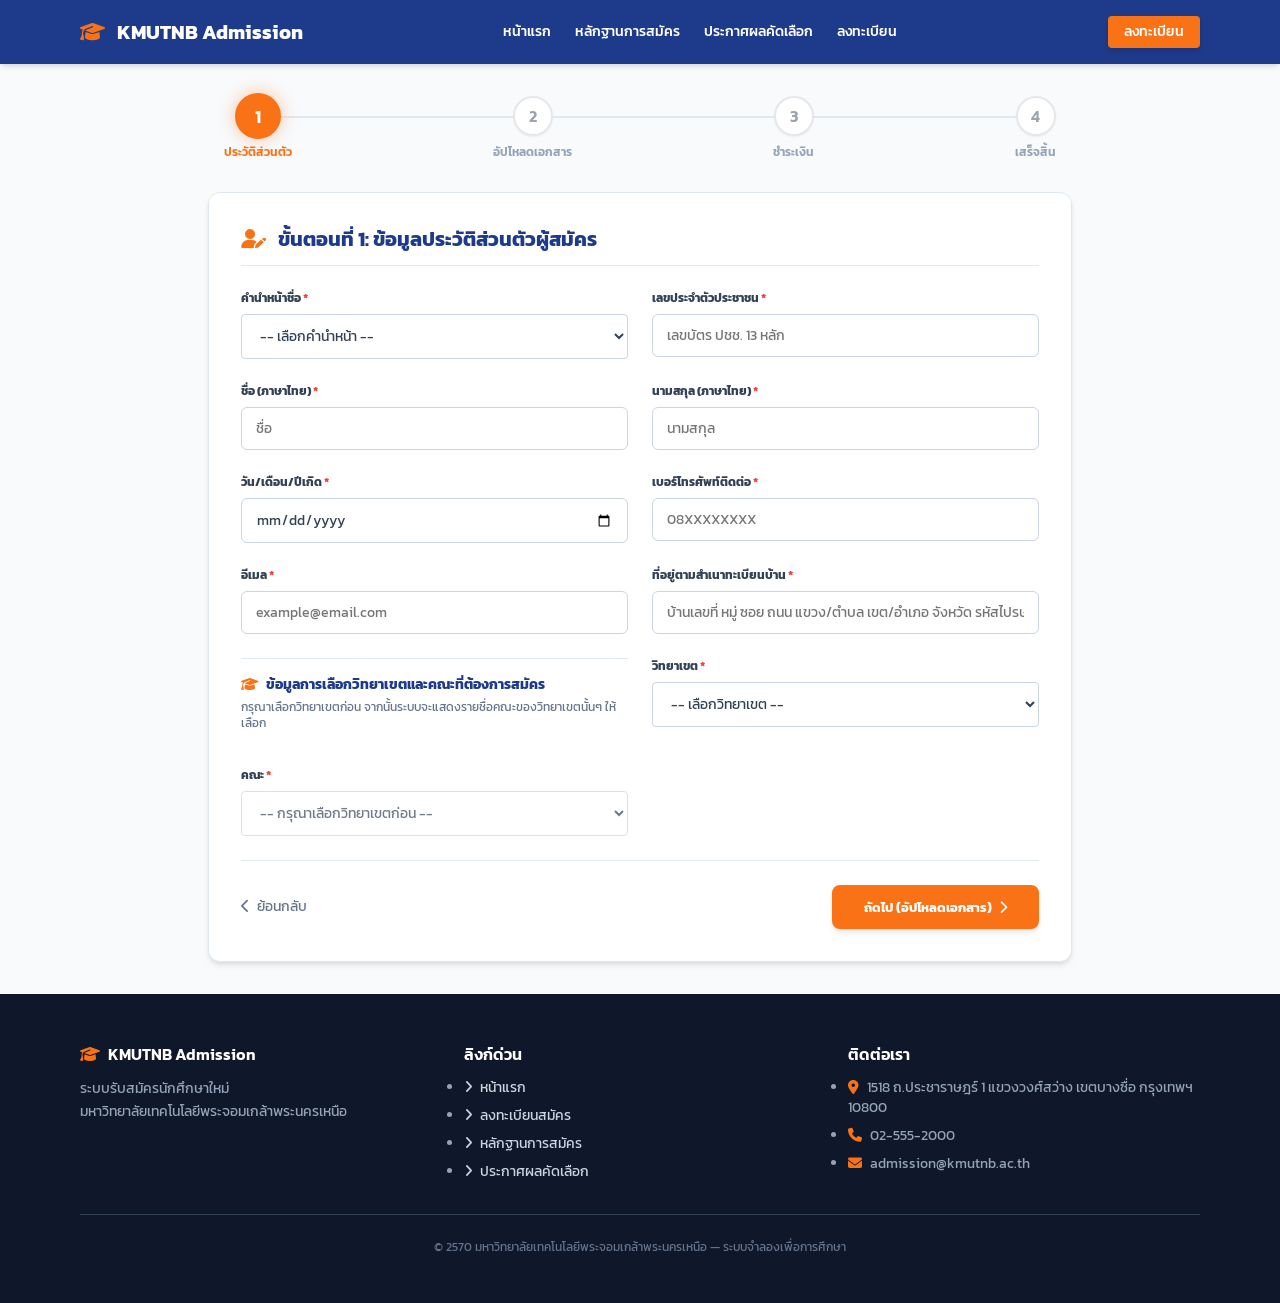
<file: step4.html>
<!DOCTYPE html>
<html lang="th">

<head>
    <meta charset="UTF-8">
    <meta name="viewport" content="width=device-width, initial-scale=1.0">
    <title>ขั้นตอนที่ 4: สมัครเสร็จสิ้น - มจพ.</title>
    <!-- FontAwesome Icons -->
    <link rel="stylesheet" href="https://cdnjs.cloudflare.com/ajax/libs/font-awesome/6.4.0/css/all.min.css">
    <!-- Pure CSS Style -->
    <link rel="stylesheet" href="style.css">
</head>

<body class="text-gray-800 bg-gray-50 flex flex-col min-h-screen">
    <nav class="bg-brand-blue text-white shadow-md sticky top-0 z-50 no-print">
        <div class="max-w-6xl mx-auto px-4 h-16 flex justify-between items-center">
            <div class="font-bold text-xl">
                <a href="index.html"><i class="fa-solid fa-graduation-cap text-brand-orange mr-2"></i> KMUTNB Admission</a>
            </div>
            <div class="hidden md:flex space-x-6 text-sm font-medium">
                <a href="index.html" class="hover:text-brand-orange transition">หน้าแรก</a>
                <a href="status.html" class="hover:text-brand-orange transition">หลักฐานการสมัคร</a>
                <a href="result.html" class="hover:text-brand-orange transition">ประกาศผลคัดเลือก</a>
                <a href="registration.html" class="hover:text-brand-orange transition">ลงทะเบียน</a>
            </div>
            <div class="flex items-center space-x-3">
                <div id="auth-guest" class="flex items-center space-x-3">
                    <a href="login.html" class="hidden sm:inline-block border border-white text-white hover:bg-white hover:text-brand-blue px-4 py-1.5 rounded font-medium text-sm transition">เข้าสู่ระบบ</a>
                    <a href="registration.html" class="bg-brand-orange hover:bg-brand-orange text-white px-4 py-1.5 rounded shadow font-medium text-sm transition">ลงทะเบียน</a>
                </div>
                <div id="auth-user" class="hidden items-center space-x-3">
                    <span class="hidden sm:inline-block text-sm">สวัสดี, <span data-field="firstName" class="font-bold"></span></span>
                    <button id="logout-btn" type="button" class="border border-white text-white hover:bg-white hover:text-brand-blue px-3 py-1.5 rounded font-medium text-sm transition"><i class="fa-solid fa-right-from-bracket mr-1"></i>ออกจากระบบ</button>
                </div>
                <button id="menu-toggle" class="md:hidden text-white text-2xl focus:outline-none ml-2"><i class="fa-solid fa-bars"></i></button>
            </div>
        </div>
        <div id="mobile-menu" class="hidden md:hidden bg-brand-blue pb-2">
            <a href="index.html" class="text-white hover:text-brand-orange transition">หน้าแรก</a>
            <a href="status.html" class="text-white hover:text-brand-orange transition">หลักฐานการสมัคร</a>
            <a href="result.html" class="text-white hover:text-brand-orange transition">ประกาศผลคัดเลือก</a>
            <a href="login.html" class="text-white hover:text-brand-orange transition">เข้าสู่ระบบ</a>
            <a href="registration.html" class="text-white hover:text-brand-orange transition">ลงทะเบียน</a>
        </div>
    </nav>

    <main class="flex-grow max-w-4xl mx-auto px-4 py-8 w-full">
        <!-- Progress Steps -->
        <div class="flex justify-between items-center mb-8 relative px-4">
            <div class="step-indicator step-completed text-center z-10 flex flex-col items-center">
                <div class="step-icon"><i class="fa-solid fa-check"></i></div>
                <span class="text-xs font-semibold mt-2 text-brand-blue">ประวัติส่วนตัว</span>
            </div>
            <div class="step-indicator step-completed text-center z-10 flex flex-col items-center">
                <div class="step-icon"><i class="fa-solid fa-check"></i></div>
                <span class="text-xs font-semibold mt-2 text-brand-blue">อัปโหลดเอกสาร</span>
            </div>
            <div class="step-indicator step-completed text-center z-10 flex flex-col items-center">
                <div class="step-icon"><i class="fa-solid fa-check"></i></div>
                <span class="text-xs font-semibold mt-2 text-brand-blue">ชำระเงิน</span>
            </div>
            <div class="step-indicator step-active text-center z-10 flex flex-col items-center">
                <div class="step-icon">4</div>
                <span class="text-xs font-semibold mt-2 text-brand-orange">เสร็จสิ้น</span>
            </div>
            <div class="absolute top-5 left-0 right-0 h-0.5 bg-gray-200 z-0 mx-12"></div>
        </div>

        <div class="fade-in bg-white p-8 rounded-xl shadow-md border border-gray-200 text-center">
            <i class="fa-solid fa-circle-check text-6xl text-green-500 mb-4 inline-block"></i>
            <h2 class="text-2xl font-bold text-brand-blue mb-2">การสมัครเข้าศึกษาเสร็จสมบูรณ์</h2>
            <p class="text-gray-600 mb-6">ระบบได้รับข้อมูลและยืนยันการชำระเงินเรียบร้อยแล้ว</p>

            <div class="bg-gray-50 p-6 rounded-lg border border-gray-200 text-left max-w-lg mx-auto mb-8 space-y-3 text-sm">
                <div class="flex justify-between border-b pb-2">
                    <span class="text-gray-500">เลขที่ใบสมัคร:</span>
                    <span class="font-bold text-brand-blue text-base" data-field="appNumber"></span>
                </div>
                <div class="flex justify-between border-b pb-2">
                    <span class="text-gray-500">ชื่อ-นามสกุล:</span>
                    <span class="font-medium" data-field="fullName"></span>
                </div>
                <div class="flex justify-between border-b pb-2">
                    <span class="text-gray-500">วิทยาเขต:</span>
                    <span class="font-medium text-gray-800" data-field="campus">วิทยาเขตกรุงเทพฯ</span>
                </div>
                <div class="flex justify-between border-b pb-2">
                    <span class="text-gray-500">คณะที่สมัคร:</span>
                    <span class="font-bold text-brand-blue" data-field="faculty">คณะวิศวกรรมศาสตร์</span>
                </div>
                <div class="flex justify-between border-b pb-2">
                    <span class="text-gray-500">สถานะการชำระเงิน:</span>
                    <span class="text-green-600 font-bold"><i class="fa-solid fa-check mr-1"></i> <span data-field="paymentStatusText">ชำระเงินเรียบร้อย</span></span>
                </div>
            </div>

            <div class="flex flex-col sm:flex-row justify-center gap-4">
                <a href="status.html" class="bg-brand-blue hover:bg-blue-800 text-white font-bold px-8 py-3 rounded-lg shadow transition flex items-center justify-center gap-2">
                    <i class="fa-solid fa-file-invoice mr-1"></i> ดูใบหลักฐานการสมัคร
                </a>
                <a href="index.html" class="border border-gray-300 hover:bg-gray-100 text-gray-700 font-medium px-6 py-3 rounded-lg transition flex items-center justify-center gap-2">
                    <i class="fa-solid fa-house mr-1"></i> กลับสู่หน้าแรก
                </a>
            </div>
        </div>
    </main>

    <footer class="site-footer no-print mt-8">
        <div class="max-w-6xl mx-auto px-4 py-12">
            <div class="grid grid-cols-1 md:grid-cols-3 gap-8">
                <div>
                    <h4 class="footer-heading"><i class="fa-solid fa-graduation-cap text-brand-orange mr-2"></i>KMUTNB Admission</h4>
                    <p class="text-sm leading-relaxed">ระบบรับสมัครนักศึกษาใหม่<br>มหาวิทยาลัยเทคโนโลยีพระจอมเกล้าพระนครเหนือ</p>
                </div>
                <div>
                    <h4 class="footer-heading">ลิงก์ด่วน</h4>
                    <ul class="space-y-2 text-sm">
                        <li><a href="index.html"><i class="fa-solid fa-angle-right mr-1"></i> หน้าแรก</a></li>
                        <li><a href="terms.html"><i class="fa-solid fa-angle-right mr-1"></i> ลงทะเบียนสมัคร</a></li>
                        <li><a href="status.html"><i class="fa-solid fa-angle-right mr-1"></i> หลักฐานการสมัคร</a></li>
                        <li><a href="result.html"><i class="fa-solid fa-angle-right mr-1"></i> ประกาศผลคัดเลือก</a></li>
                    </ul>
                </div>
                <div>
                    <h4 class="footer-heading">ติดต่อเรา</h4>
                    <ul class="space-y-2 text-sm">
                        <li><i class="fa-solid fa-location-dot mr-2 text-brand-orange"></i>1518 ถ.ประชาราษฎร์ 1 แขวงวงศ์สว่าง เขตบางซื่อ กรุงเทพฯ 10800</li>
                        <li><i class="fa-solid fa-phone mr-2 text-brand-orange"></i>02-555-2000</li>
                        <li><i class="fa-solid fa-envelope mr-2 text-brand-orange"></i>admission@kmutnb.ac.th</li>
                    </ul>
                </div>
            </div>
            <div class="border-t border-gray-700 mt-8 pt-6 text-center text-xs text-gray-500">
                © 2570 มหาวิทยาลัยเทคโนโลยีพระจอมเกล้าพระนครเหนือ — ระบบจำลองเพื่อการศึกษา
            </div>
        </div>
    </footer>

    <script src="script.js"></script>
</body>

</html>
</file>
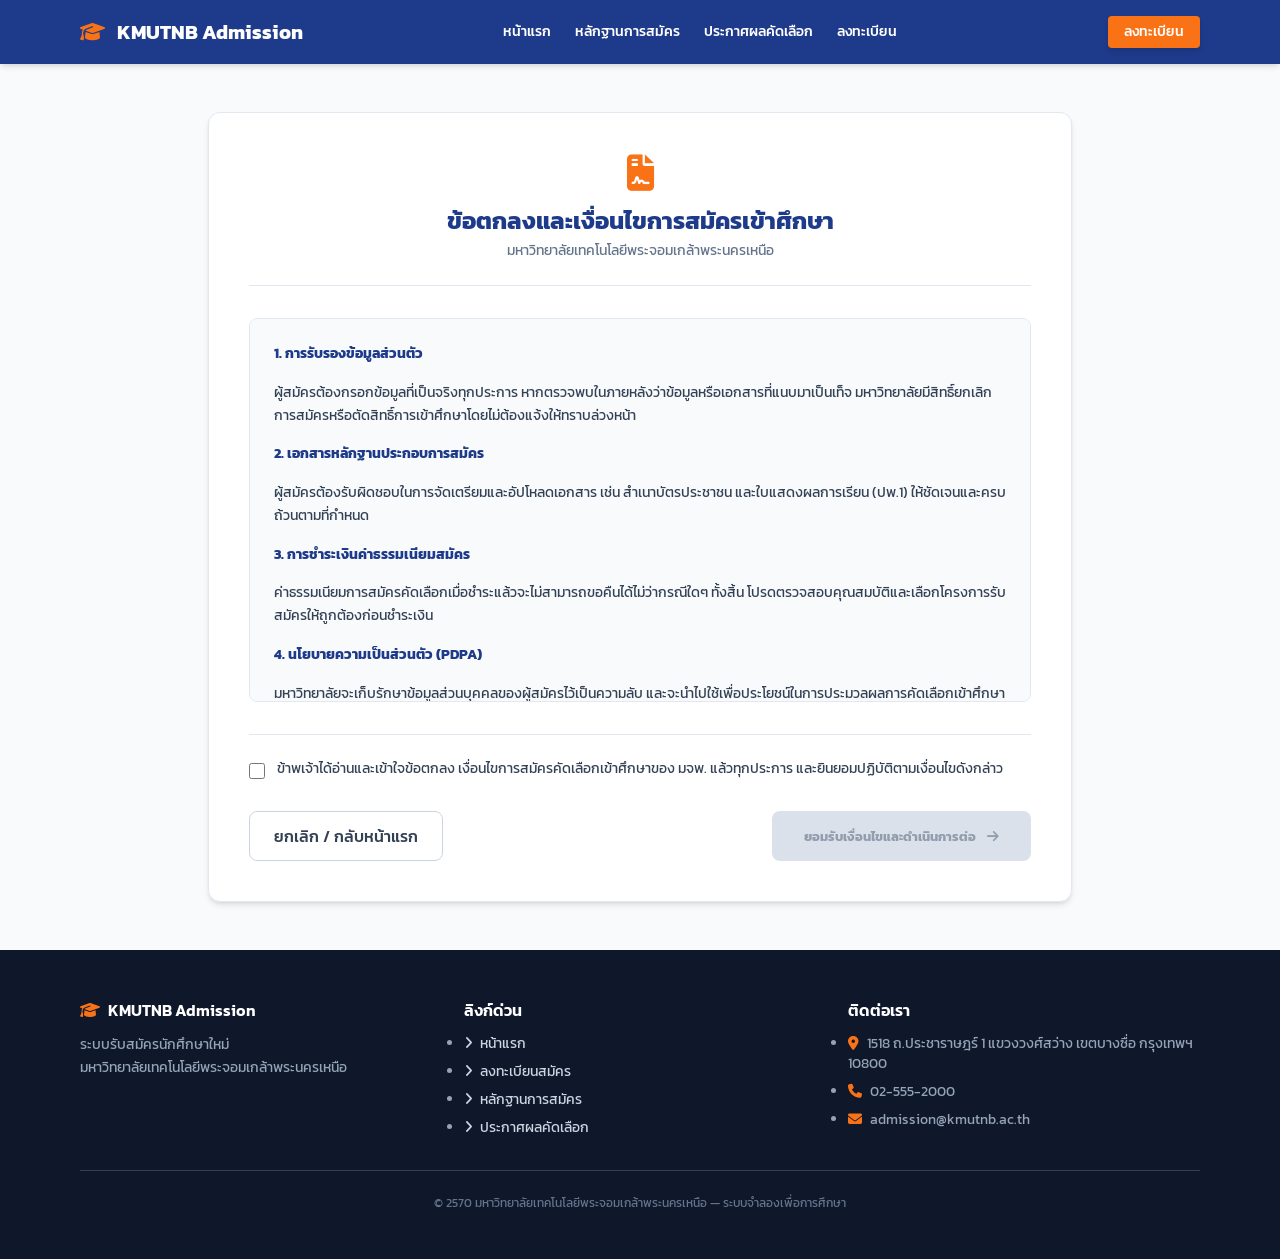
<file: terms.html>
<!DOCTYPE html>
<html lang="th">

<head>
    <meta charset="UTF-8">
    <meta name="viewport" content="width=device-width, initial-scale=1.0">
    <title>ข้อตกลงและเงื่อนไขการสมัคร - มจพ.</title>
    <!-- FontAwesome Icons -->
    <link rel="stylesheet" href="https://cdnjs.cloudflare.com/ajax/libs/font-awesome/6.4.0/css/all.min.css">
    <!-- Pure CSS Style -->
    <link rel="stylesheet" href="style.css">
</head>

<body class="text-gray-800 bg-gray-50 flex flex-col min-h-screen">
    <nav class="bg-brand-blue text-white shadow-md sticky top-0 z-50 no-print">
        <div class="max-w-6xl mx-auto px-4 h-16 flex justify-between items-center">
            <div class="font-bold text-xl">
                <a href="index.html"><i class="fa-solid fa-graduation-cap text-brand-orange mr-2"></i> KMUTNB Admission</a>
            </div>
            <div class="hidden md:flex space-x-6 text-sm font-medium">
                <a href="index.html" class="hover:text-brand-orange transition">หน้าแรก</a>
                <a href="status.html" class="hover:text-brand-orange transition">หลักฐานการสมัคร</a>
                <a href="result.html" class="hover:text-brand-orange transition">ประกาศผลคัดเลือก</a>
                <a href="registration.html" class="hover:text-brand-orange transition">ลงทะเบียน</a>
            </div>
            <div class="flex items-center space-x-3">
                <div id="auth-guest" class="flex items-center space-x-3">
                    <a href="login.html" class="hidden sm:inline-block border border-white text-white hover:bg-white hover:text-brand-blue px-4 py-1.5 rounded font-medium text-sm transition">เข้าสู่ระบบ</a>
                    <a href="registration.html" class="bg-brand-orange hover:bg-brand-orange text-white px-4 py-1.5 rounded shadow font-medium text-sm transition">ลงทะเบียน</a>
                </div>
                <div id="auth-user" class="hidden items-center space-x-3">
                    <span class="hidden sm:inline-block text-sm">สวัสดี, <span data-field="firstName" class="font-bold"></span></span>
                    <button id="logout-btn" type="button" class="border border-white text-white hover:bg-white hover:text-brand-blue px-3 py-1.5 rounded font-medium text-sm transition"><i class="fa-solid fa-right-from-bracket mr-1"></i>ออกจากระบบ</button>
                </div>
                <button id="menu-toggle" class="md:hidden text-white text-2xl focus:outline-none ml-2"><i class="fa-solid fa-bars"></i></button>
            </div>
        </div>
        <div id="mobile-menu" class="hidden md:hidden bg-brand-blue pb-2">
            <a href="index.html" class="text-white hover:text-brand-orange transition">หน้าแรก</a>
            <a href="status.html" class="text-white hover:text-brand-orange transition">หลักฐานการสมัคร</a>
            <a href="result.html" class="text-white hover:text-brand-orange transition">ประกาศผลคัดเลือก</a>
            <a href="login.html" class="text-white hover:text-brand-orange transition">เข้าสู่ระบบ</a>
            <a href="registration.html" class="text-white hover:text-brand-orange transition">ลงทะเบียน</a>
        </div>
    </nav>

    <main class="flex-grow max-w-4xl mx-auto px-4 py-12 w-full">
        <div class="fade-in bg-white p-8 md:p-10 rounded-xl shadow-md border border-gray-200">
            <div class="text-center mb-8 border-b pb-6">
                <i class="fa-solid fa-file-contract text-4xl text-brand-orange mb-3"></i>
                <h2 class="text-2xl font-bold text-brand-blue">ข้อตกลงและเงื่อนไขการสมัครเข้าศึกษา</h2>
                <p class="text-gray-500 text-sm mt-1">มหาวิทยาลัยเทคโนโลยีพระจอมเกล้าพระนครเหนือ</p>
            </div>

            <div class="bg-gray-50 p-6 rounded-lg border border-gray-200 text-sm text-gray-700 leading-relaxed mb-8 space-y-4 max-h-96 overflow-y-auto">
                <p class="font-bold text-brand-blue">1. การรับรองข้อมูลส่วนตัว</p>
                <p>ผู้สมัครต้องกรอกข้อมูลที่เป็นจริงทุกประการ หากตรวจพบในภายหลังว่าข้อมูลหรือเอกสารที่แนบมาเป็นเท็จ มหาวิทยาลัยมีสิทธิ์ยกเลิกการสมัครหรือตัดสิทธิ์การเข้าศึกษาโดยไม่ต้องแจ้งให้ทราบล่วงหน้า</p>
                
                <p class="font-bold text-brand-blue">2. เอกสารหลักฐานประกอบการสมัคร</p>
                <p>ผู้สมัครต้องรับผิดชอบในการจัดเตรียมและอัปโหลดเอกสาร เช่น สำเนาบัตรประชาชน และใบแสดงผลการเรียน (ปพ.1) ให้ชัดเจนและครบถ้วนตามที่กำหนด</p>
                
                <p class="font-bold text-brand-blue">3. การชำระเงินค่าธรรมเนียมสมัคร</p>
                <p>ค่าธรรมเนียมการสมัครคัดเลือกเมื่อชำระแล้วจะไม่สามารถขอคืนได้ไม่ว่ากรณีใดๆ ทั้งสิ้น โปรดตรวจสอบคุณสมบัติและเลือกโครงการรับสมัครให้ถูกต้องก่อนชำระเงิน</p>

                <p class="font-bold text-brand-blue">4. นโยบายความเป็นส่วนตัว (PDPA)</p>
                <p>มหาวิทยาลัยจะเก็บรักษาข้อมูลส่วนบุคคลของผู้สมัครไว้เป็นความลับ และจะนำไปใช้เพื่อประโยชน์ในการประมวลผลการคัดเลือกเข้าศึกษาและงานทะเบียนนักศึกษาเท่านั้น</p>
            </div>

            <div class="border-t border-gray-200 pt-6">
                <label class="flex items-start space-x-3 cursor-pointer mb-8">
                    <input type="checkbox" id="accept-terms" class="mt-1">
                    <span class="text-sm text-gray-700">
                        ข้าพเจ้าได้อ่านและเข้าใจข้อตกลง เงื่อนไขการสมัครคัดเลือกเข้าศึกษาของ มจพ. แล้วทุกประการ และยินยอมปฏิบัติตามเงื่อนไขดังกล่าว
                    </span>
                </label>

                <div class="flex flex-col sm:flex-row justify-between gap-4">
                    <a href="index.html" class="inline-block text-center border border-gray-300 hover:bg-gray-100 text-gray-700 px-6 py-3 rounded-lg font-medium transition">
                        ยกเลิก / กลับหน้าแรก
                    </a>
                    <button id="accept-btn" disabled class="bg-gray-300 text-gray-500 cursor-not-allowed px-8 py-3 rounded-lg font-bold transition">
                        ยอมรับเงื่อนไขและดำเนินการต่อ <i class="fa-solid fa-arrow-right ml-2"></i>
                    </button>
                </div>
            </div>
        </div>
    </main>

    <footer class="site-footer no-print mt-8">
        <div class="max-w-6xl mx-auto px-4 py-12">
            <div class="grid grid-cols-1 md:grid-cols-3 gap-8">
                <div>
                    <h4 class="footer-heading"><i class="fa-solid fa-graduation-cap text-brand-orange mr-2"></i>KMUTNB Admission</h4>
                    <p class="text-sm leading-relaxed">ระบบรับสมัครนักศึกษาใหม่<br>มหาวิทยาลัยเทคโนโลยีพระจอมเกล้าพระนครเหนือ</p>
                </div>
                <div>
                    <h4 class="footer-heading">ลิงก์ด่วน</h4>
                    <ul class="space-y-2 text-sm">
                        <li><a href="index.html"><i class="fa-solid fa-angle-right mr-1"></i> หน้าแรก</a></li>
                        <li><a href="terms.html"><i class="fa-solid fa-angle-right mr-1"></i> ลงทะเบียนสมัคร</a></li>
                        <li><a href="status.html"><i class="fa-solid fa-angle-right mr-1"></i> หลักฐานการสมัคร</a></li>
                        <li><a href="result.html"><i class="fa-solid fa-angle-right mr-1"></i> ประกาศผลคัดเลือก</a></li>
                    </ul>
                </div>
                <div>
                    <h4 class="footer-heading">ติดต่อเรา</h4>
                    <ul class="space-y-2 text-sm">
                        <li><i class="fa-solid fa-location-dot mr-2 text-brand-orange"></i>1518 ถ.ประชาราษฎร์ 1 แขวงวงศ์สว่าง เขตบางซื่อ กรุงเทพฯ 10800</li>
                        <li><i class="fa-solid fa-phone mr-2 text-brand-orange"></i>02-555-2000</li>
                        <li><i class="fa-solid fa-envelope mr-2 text-brand-orange"></i>admission@kmutnb.ac.th</li>
                    </ul>
                </div>
            </div>
            <div class="border-t border-gray-700 mt-8 pt-6 text-center text-xs text-gray-500">
                © 2570 มหาวิทยาลัยเทคโนโลยีพระจอมเกล้าพระนครเหนือ — ระบบจำลองเพื่อการศึกษา
            </div>
        </div>
    </footer>

    <script src="script.js"></script>
</body>

</html>
</file>
<file: style.css>
/* ==========================================================================
   KMUTNB Admission System - Pure CSS (Vanilla CSS - No External Framework)
   ========================================================================== */

/* --------------------------------------------------------------------------
   1. Google Fonts & CSS Variables
   -------------------------------------------------------------------------- */
@import url('https://fonts.googleapis.com/css2?family=Kanit:wght@300;400;500;600;700&display=swap');

:root {
    --brand-blue: #1E3A8A;
    --brand-blue-hover: #172554;
    --brand-orange: #F97316;
    --brand-orange-hover: #EA580C;
    --bg-light: #F8FAFC;
    --text-primary: #334155;
    --text-secondary: #64748B;
    --border-color: #E2E8F0;
    --radius-sm: 0.25rem;
    --radius-md: 0.375rem;
    --radius-lg: 0.5rem;
    --radius-xl: 0.75rem;
    --radius-full: 9999px;
    --shadow-sm: 0 1px 2px 0 rgba(0, 0, 0, 0.05);
    --shadow-md: 0 4px 6px -1px rgba(0, 0, 0, 0.1), 0 2px 4px -1px rgba(0, 0, 0, 0.06);
    --shadow-lg: 0 10px 15px -3px rgba(0, 0, 0, 0.1), 0 4px 6px -2px rgba(0, 0, 0, 0.05);
    --font-family: 'Kanit', sans-serif;
}

/* --------------------------------------------------------------------------
   2. Reset & Base Styles
   -------------------------------------------------------------------------- */
*, *::before, *::after {
    box-sizing: border-box;
    margin: 0;
    padding: 0;
}

html, body {
    height: 100%;
}
/* จัดตำแหน่งปุ่มให้อยู่ตรงกลาง (ต่อท้ายไฟล์ CSS) */
.hero-overlay {
    display: flex;
    justify-content: center;
    align-items: center;
    padding: 1.5rem 0; /* ระยะห่าง บน-ล่าง */
    width: 100%;
}
.hero-overlay {
    position: absolute;
    top: 0;
    left: 0;
    width: 100%;
    height: 100%;
    display: flex;
    justify-content: center;
    align-items: center;
}
body {
    font-family: var(--font-family);
    background-color: #ffffff;
    color: var(--text-primary);
    line-height: 1.5;
    -webkit-font-smoothing: antialiased;
    display: flex;
    flex-direction: column;
    min-height: 100vh;
}

button, input, select, textarea {
    font-family: inherit;
    line-height: 1.5;
    -webkit-font-smoothing: antialiased;
}

/* Ensure Font Awesome icons render correctly */
.fa, .fas, .far, .fal, .fad, .fab, .fa-solid, .fa-regular, .fa-brands, [class*="fa-"], [class^="fa-"] {
    font-family: "Font Awesome 6 Free", "Font Awesome 6 Brands" !important;
}

main {
    flex: 1 0 auto;
}

img, video {
    max-width: 100%;
    height: auto;
    display: block;
}

a {
    color: inherit;
    text-decoration: none;
}

/* Custom Scrollbar */
::-webkit-scrollbar {
    width: 8px;
}
::-webkit-scrollbar-track {
    background: #F1F5F9;
}
::-webkit-scrollbar-thumb {
    background: #CBD5E1;
    border-radius: 4px;
}
::-webkit-scrollbar-thumb:hover {
    background: var(--brand-orange);
}

/* --------------------------------------------------------------------------
   3. Container & Layout Utilities
   -------------------------------------------------------------------------- */
.max-w-xs { max-width: 20rem; }
.max-w-sm { max-width: 24rem; }
.max-w-md { max-width: 28rem; }
.max-w-lg { max-width: 32rem; }
.max-w-xl { max-width: 36rem; }
.max-w-2xl { max-width: 42rem; }
.max-w-3xl { max-width: 48rem; }
.max-w-4xl { max-width: 56rem; }
.max-w-5xl { max-width: 64rem; }
.max-w-6xl { max-width: 72rem; }
.max-w-full { max-width: 100%; }

.mx-auto { margin-left: auto; margin-right: auto; }
.my-auto { margin-top: auto; margin-bottom: auto; }
.mx-12 { margin-left: 3rem; margin-right: 3rem; }

/* Display & Flexbox/Grid */
.block { display: block; }
.inline-block { display: inline-block; }
.inline { display: inline; }
.flex { display: flex; }
.inline-flex { display: inline-flex; }
.grid { display: grid; }
.hidden { display: none !important; }

.flex-row { flex-direction: row; }
.flex-col { flex-direction: column; }
.flex-wrap { flex-wrap: wrap; }
.items-start { align-items: flex-start; }
.items-center { align-items: center; }
.items-end { align-items: flex-end; }
.items-baseline { align-items: baseline; }

.justify-start { justify-content: flex-start; }
.justify-center { justify-content: center; }
.justify-end { justify-content: flex-end; }
.justify-between { justify-content: space-between; }
.justify-around { justify-content: space-around; }

.flex-1 { flex: 1 1 0%; }
.flex-shrink-0 { flex-shrink: 0; }
.flex-grow { flex-grow: 1; }

.grid-cols-1 { grid-template-columns: repeat(1, minmax(0, 1fr)); }
.grid-cols-2 { grid-template-columns: repeat(2, minmax(0, 1fr)); }
.grid-cols-3 { grid-template-columns: repeat(3, minmax(0, 1fr)); }
.grid-cols-4 { grid-template-columns: repeat(4, minmax(0, 1fr)); }

.gap-1 { gap: 0.25rem; }
.gap-2 { gap: 0.5rem; }
.gap-3 { gap: 0.75rem; }
.gap-4 { gap: 1rem; }
.gap-6 { gap: 1.5rem; }
.gap-8 { gap: 2rem; }
.gap-10 { gap: 2.5rem; }
.gap-12 { gap: 3rem; }

/* Spacing Utilities */
.p-0 { padding: 0; }
.p-1 { padding: 0.25rem; }
.p-2 { padding: 0.5rem; }
.p-3 { padding: 0.75rem; }
.p-4 { padding: 1rem; }
.p-6 { padding: 1.5rem; }
.p-8 { padding: 2rem; }

.px-2 { padding-left: 0.5rem; padding-right: 0.5rem; }
.px-3 { padding-left: 0.75rem; padding-right: 0.75rem; }
.px-4 { padding-left: 1rem; padding-right: 1rem; }
.px-6 { padding-left: 1.5rem; padding-right: 1.5rem; }
.px-8 { padding-left: 2rem; padding-right: 2rem; }

.py-1 { padding-top: 0.25rem; padding-bottom: 0.25rem; }
.py-1\.5 { padding-top: 0.375rem; padding-bottom: 0.375rem; }
.py-2 { padding-top: 0.5rem; padding-bottom: 0.5rem; }
.py-3 { padding-top: 0.75rem; padding-bottom: 0.75rem; }
.py-4 { padding-top: 1rem; padding-bottom: 1rem; }
.py-6 { padding-top: 1.5rem; padding-bottom: 1.5rem; }
.py-8 { padding-top: 2rem; padding-bottom: 2rem; }
.py-12 { padding-top: 3rem; padding-bottom: 3rem; }
.py-16 { padding-top: 4rem; padding-bottom: 4rem; }
.py-24 { padding-top: 6rem; padding-bottom: 6rem; }

.pt-2 { padding-top: 0.5rem; }
.pt-4 { padding-top: 1rem; }
.pt-6 { padding-top: 1.5rem; }
.pt-8 { padding-top: 2rem; }
.pb-2 { padding-bottom: 0.5rem; }
.pb-3 { padding-bottom: 0.75rem; }
.pb-4 { padding-bottom: 1rem; }
.pb-6 { padding-bottom: 1.5rem; }
.pb-8 { padding-bottom: 2rem; }

.m-0 { margin: 0; }
.m-auto { margin: auto; }
.mt-1 { margin-top: 0.25rem; }
.mt-2 { margin-top: 0.5rem; }
.mt-3 { margin-top: 0.75rem; }
.mt-4 { margin-top: 1rem; }
.mt-6 { margin-top: 1.5rem; }
.mt-8 { margin-top: 2rem; }

.mb-1 { margin-bottom: 0.25rem; }
.mb-2 { margin-bottom: 0.5rem; }
.mb-3 { margin-bottom: 0.75rem; }
.mb-4 { margin-bottom: 1rem; }
.mb-6 { margin-bottom: 1.5rem; }
.mb-8 { margin-bottom: 2rem; }
.mb-10 { margin-bottom: 2.5rem; }

.ml-1 { margin-left: 0.25rem; }
.ml-2 { margin-left: 0.5rem; }
.mr-1 { margin-right: 0.25rem; }
.mr-2 { margin-right: 0.5rem; }
.mr-3 { margin-right: 0.75rem; }
.mr-4 { margin-right: 1rem; }

.space-x-2 > * + * { margin-left: 0.5rem; }
.space-x-3 > * + * { margin-left: 0.75rem; }
.space-x-4 > * + * { margin-left: 1rem; }
.space-x-6 > * + * { margin-left: 1.5rem; }
.space-y-2 > * + * { margin-top: 0.5rem; }
.space-y-3 > * + * { margin-top: 0.75rem; }
.space-y-4 > * + * { margin-top: 1rem; }
.space-y-6 > * + * { margin-top: 1.5rem; }

.pl-3 { padding-left: 0.75rem !important; }
.pr-3 { padding-right: 0.75rem !important; }
.pl-10 { padding-left: 2.75rem !important; }
.pr-10 { padding-right: 2.75rem !important; }

/* Positioning & Sizing */
.relative { position: relative; }
.absolute { position: absolute; }
.sticky { position: sticky; }
.fixed { position: fixed; }
.top-0 { top: 0; }
.top-5 { top: 1.25rem; }
.bottom-0 { bottom: 0; }
.left-0 { left: 0; }
.right-0 { right: 0; }
.top-3 { top: 0.75rem; }
.bottom-3 { bottom: 0.75rem; }
.left-3 { left: 0.75rem; }
.right-3 { right: 0.75rem; }
.top-1\/2 { top: 50%; }
.-translate-y-1\/2 { transform: translateY(-50%); }

.z-0 { z-index: 0; }
.z-10 { z-index: 10; }
.z-50 { z-index: 50; }

.w-full { width: 100%; }
.w-auto { width: auto; }
.w-48 { width: 12rem; }
.h-full { height: 100%; }
.h-auto { height: auto; }
.h-16 { height: 4rem; }
.h-48 { height: 12rem; }
.h-0\.5 { height: 0.125rem; }
.min-h-screen { min-height: 100vh; }

.cursor-pointer { cursor: pointer; }
.cursor-not-allowed { cursor: not-allowed; }

/* --------------------------------------------------------------------------
   4. Typography Utilities
   -------------------------------------------------------------------------- */
.text-xs { font-size: 0.75rem; line-height: 1rem; }
.text-sm { font-size: 0.875rem; line-height: 1.25rem; }
.text-base { font-size: 1rem; line-height: 1.5rem; }
.text-lg { font-size: 1.125rem; line-height: 1.75rem; }
.text-xl { font-size: 1.25rem; line-height: 1.75rem; }
.text-2xl { font-size: 1.5rem; line-height: 2rem; }
.text-3xl { font-size: 1.875rem; line-height: 2.25rem; }
.text-4xl { font-size: 2.25rem; line-height: 2.5rem; }
.text-5xl { font-size: 3rem; line-height: 1; }
.text-6xl { font-size: 3.75rem; line-height: 1; }
.text-7xl { font-size: 4.5rem; line-height: 1; }

.font-normal { font-weight: 400; }
.font-medium { font-weight: 500; }
.font-semibold { font-weight: 600; }
.font-bold { font-weight: 700; }

.text-left { text-align: left; }
.text-center { text-align: center; }
.text-right { text-align: right; }

.leading-relaxed { line-height: 1.625; }

/* Colors */
.text-white { color: #ffffff; }
.text-gray-200 { color: #E2E8F0; }
.text-gray-400 { color: #94A3B8; }
.text-gray-500 { color: #64748B; }
.text-gray-600 { color: #475569; }
.text-gray-700 { color: #334155; }
.text-gray-800 { color: #1E293B; }
.text-gray-900 { color: #0F172A; }
.text-brand-blue { color: var(--brand-blue); }
.text-brand-orange { color: var(--brand-orange); }
.text-green-500 { color: #22C55E; }
.text-green-600 { color: #16A34A; }
.text-red-500 { color: #EF4444; }
.text-red-600 { color: #DC2626; }
.text-blue-600 { color: #2563EB; }

/* --------------------------------------------------------------------------
   5. Background, Borders & Effects
   -------------------------------------------------------------------------- */
.bg-white { background-color: #ffffff; }
.bg-gray-50 { background-color: #F8FAFC; }
.bg-gray-100 { background-color: #F1F5F9; }
.bg-gray-200 { background-color: #E2E8F0; }
.bg-gray-300 { background-color: #CBD5E1; }
.bg-gray-800 { background-color: #1E293B; }
.bg-brand-blue { background-color: var(--brand-blue); }
.bg-brand-orange { background-color: var(--brand-orange); }
.bg-blue-50 { background-color: #EFF6FF; }
.bg-green-50 { background-color: #F0FDF4; }
.bg-green-100 { background-color: #DCFCE7; }
.bg-green-500 { background-color: #22C55E; }
.bg-green-600 { background-color: #16A34A !important; color: #ffffff !important; }
.bg-green-700 { background-color: #15803D !important; color: #ffffff !important; }
.bg-blue-800 { background-color: #1E40AF !important; }
.bg-red-50 { background-color: #FEF2F2; }
.bg-yellow-50 { background-color: #FEFCE8; }
.bg-orange-50 { background-color: #FFF7ED; }

.border { border: 1px solid var(--border-color); }
.border-dashed { border-style: dashed; }
.border-t { border-top: 1px solid var(--border-color); }
.border-b { border-bottom: 1px solid var(--border-color); }
.border-b-2 { border-bottom: 2px solid var(--border-color); }
.border-gray-200 { border-color: #E2E8F0; }
.border-gray-300 { border-color: #CBD5E1; }
.border-gray-400 { border-color: #94A3B8; }
.border-gray-700 { border-color: #334155; }
.border-white { border-color: #ffffff; }
.border-brand-blue { border-color: var(--brand-blue); }
.border-brand-orange { border-color: var(--brand-orange); }

.rounded { border-radius: var(--radius-sm); }
.rounded-md { border-radius: var(--radius-md); }
.rounded-lg { border-radius: var(--radius-lg); }
.rounded-xl { border-radius: var(--radius-xl); }
.rounded-full { border-radius: var(--radius-full); }

.shadow-sm { box-shadow: var(--shadow-sm); }
.shadow { box-shadow: var(--shadow-md); }
.shadow-md { box-shadow: var(--shadow-md); }
.shadow-lg { box-shadow: var(--shadow-lg); }

.overflow-hidden { overflow: hidden; }
.overflow-x-auto { overflow-x: auto; }
.overflow-y-auto { overflow-y: auto; }
.max-h-96 { max-height: 24rem; }

.transition { transition: all 0.2s ease-in-out; }

/* Hover States */
.hover\:text-brand-orange:hover { color: var(--brand-orange); }
.hover\:text-brand-blue:hover { color: var(--brand-blue); }
.hover\:bg-white:hover { background-color: #ffffff; }
.hover\:bg-gray-100:hover { background-color: #F1F5F9; }
.hover\:bg-brand-blue:hover { background-color: var(--brand-blue); }
.hover\:bg-brand-orange:hover { background-color: var(--brand-orange-hover) !important; color: #ffffff !important; }
.hover\:bg-blue-800:hover { background-color: #1E40AF !important; }
.hover\:bg-green-700:hover { background-color: #15803D !important; color: #ffffff !important; }

/* --------------------------------------------------------------------------
   6. Navigation & Header
   -------------------------------------------------------------------------- */
nav {
    width: 100%;
}

nav a {
    text-decoration: none;
}

#mobile-menu {
    animation: slideDown 0.3s ease forwards;
}

#mobile-menu a {
    display: block;
    padding: 12px 16px;
    border-bottom: 1px solid rgba(255,255,255,0.1);
    transition: background 0.2s ease;
}

#mobile-menu a:hover {
    background-color: rgba(255,255,255,0.1);
}

/* --------------------------------------------------------------------------
   7. Form Controls & Validation
   -------------------------------------------------------------------------- */
input[type="text"], 
input[type="email"], 
input[type="password"], 
input[type="date"],
input[type="number"],
input[type="tel"],
select, 
textarea {
    width: 100%;
    padding: 0.625rem 0.875rem;
    border: 1px solid #CBD5E1;
    border-radius: var(--radius-md);
    background-color: #ffffff;
    font-family: inherit;
    font-size: 0.875rem;
    color: var(--text-primary);
    transition: all 0.3s ease;
}

input:focus, select:focus, textarea:focus {
    outline: none;
    border-color: var(--brand-orange);
    box-shadow: 0 0 0 3px rgba(249, 115, 22, 0.2);
}

input[type="checkbox"], input[type="radio"] {
    accent-color: var(--brand-orange);
    cursor: pointer;
    width: 1rem;
    height: 1rem;
}

/* --------------------------------------------------------------------------
   8. Step Progress Indicator
   -------------------------------------------------------------------------- */
.step-indicator {
    transition: all 0.3s ease;
}

.step-icon {
    width: 2.5rem;
    height: 2.5rem;
    border-radius: 9999px;
    display: flex;
    align-items: center;
    justify-content: center;
    font-weight: 600;
    border: 2px solid #E5E7EB;
    background-color: #ffffff;
    color: #9CA3AF;
    transition: all 0.4s cubic-bezier(0.4, 0, 0.2, 1);
    box-shadow: var(--shadow-sm);
}

.step-active .step-icon {
    background-color: var(--brand-orange);
    color: #ffffff;
    border-color: var(--brand-orange);
    transform: scale(1.15);
    box-shadow: 0 0 15px rgba(249, 115, 22, 0.4);
}

.step-completed .step-icon {
    background-color: var(--brand-blue);
    color: #ffffff;
    border-color: var(--brand-blue);
}

.step-inactive .step-icon {
    background-color: #ffffff;
    color: #9CA3AF;
    border-color: #E5E7EB;
}

/* --------------------------------------------------------------------------
   9. Animations & General Components
   -------------------------------------------------------------------------- */
button {
    font-family: inherit;
    cursor: pointer;
    border: none;
    background: none;
}

button:active {
    transform: scale(0.97);
}

.fade-in {
    animation: fadeIn 0.5s cubic-bezier(0.4, 0, 0.2, 1) forwards;
}

@keyframes fadeIn {
    from {
        opacity: 0;
        transform: translateY(15px);
    }
    to {
        opacity: 1;
        transform: translateY(0);
    }
}

@keyframes slideDown {
    from {
        opacity: 0;
        transform: translateY(-10px);
    }
    to {
        opacity: 1;
        transform: translateY(0);
    }
}

/* --------------------------------------------------------------------------
   10. Footer & Print Styles
   -------------------------------------------------------------------------- */
.site-footer {
    background-color: #0F172A;
    color: #94A3B8;
    font-size: 0.875rem;
    margin-top: auto;
}

.site-footer a {
    color: #CBD5E1;
    text-decoration: none;
    transition: color 0.2s ease;
}

.site-footer a:hover {
    color: var(--brand-orange);
}

.footer-heading {
    color: #ffffff;
    font-weight: 600;
    font-size: 1rem;
    margin-bottom: 12px;
}

@media (min-width: 640px) {
    .sm\:inline-block { display: inline-block; }
    .sm\:flex-row { flex-direction: row; }
}

@media (min-width: 768px) {
    .md\:flex { display: flex !important; } /* เพิ่ม !important ตรงนี้ */
    .md\:hidden { display: none !important; }
    .md\:grid-cols-2 { grid-template-columns: repeat(2, minmax(0, 1fr)); }
    .md\:grid-cols-3 { grid-template-columns: repeat(3, minmax(0, 1fr)); }
    .md\:p-10 { padding: 2.5rem; }
}

@media print {
    body {
        background-color: #ffffff !important;
        display: block !important;
        color: #000000 !important;
        margin: 0 !important;
        padding: 0 !important;
    }
    .no-print, nav, footer, .step-indicator, #mobile-menu, .site-footer, button, a {
        display: none !important;
    }
    .print-area {
        display: block !important;
        border: none !important;
        box-shadow: none !important;
        padding: 0 !important;
        margin: 0 !important;
        width: 100% !important;
        max-width: 100% !important;
    }
}
</file>
